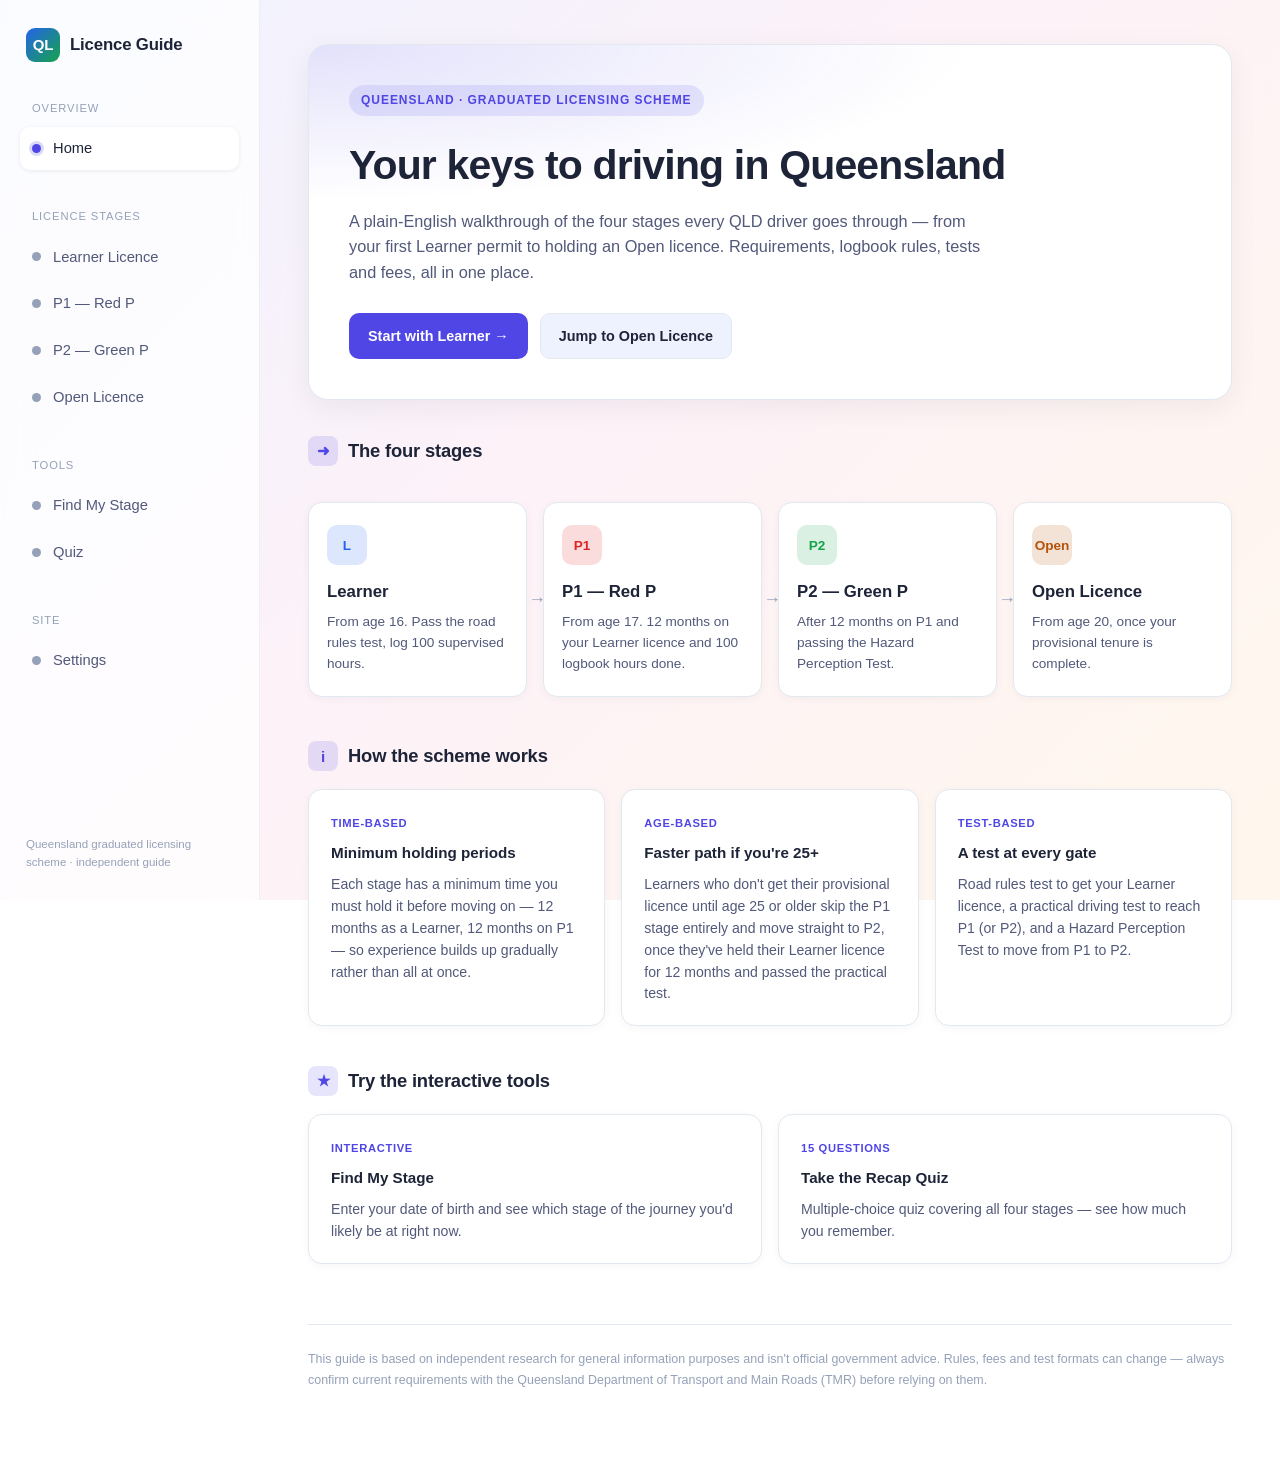
<file: index.html>
<!DOCTYPE html>
<html lang="en">
<head>
<meta charset="UTF-8" />
<meta name="viewport" content="width=device-width, initial-scale=1.0" />
<script>try{document.documentElement.setAttribute('data-theme', localStorage.getItem('theme')||'light');}catch(e){}</script>
<title>QLD Driver Licence Guide</title>
<link rel="stylesheet" href="assets/css/style.css" />
</head>
<body>

<div class="mobile-topbar">
  <div class="brand"><span class="brand-mark">QL</span> Licence Guide</div>
  <button class="nav-toggle" aria-label="Open menu">☰</button>
</div>
<div class="scrim"></div>

<nav class="sidebar">
  <div class="brand"><span class="brand-mark">QL</span> Licence Guide</div>
  <div class="nav-group">
    <div class="nav-label">Overview</div>
    <a class="nav-link active" href="index.html"><span class="nav-dot"></span>Home</a>
  </div>
  <div class="nav-group">
    <div class="nav-label">Licence Stages</div>
    <a class="nav-link" data-color="learner" href="learner.html"><span class="nav-dot"></span>Learner Licence</a>
    <a class="nav-link" data-color="p1" href="p1.html"><span class="nav-dot"></span>P1 &mdash; Red P</a>
    <a class="nav-link" data-color="p2" href="p2.html"><span class="nav-dot"></span>P2 &mdash; Green P</a>
    <a class="nav-link" data-color="open" href="open.html"><span class="nav-dot"></span>Open Licence</a>
  </div>
  <div class="nav-group">
    <div class="nav-label">Tools</div>
    <a class="nav-link" data-color="tool" href="age-checker.html"><span class="nav-dot"></span>Find My Stage</a>
    <a class="nav-link" data-color="tool" href="quiz.html"><span class="nav-dot"></span>Quiz</a>
  </div>
  <div class="nav-group">
    <div class="nav-label">Site</div>
    <a class="nav-link" data-color="tool" href="settings.html"><span class="nav-dot"></span>Settings</a>
  </div>
  <div class="sidebar-footer">Queensland graduated licensing scheme &middot; independent guide</div>
</nav>

<main class="main" id="page-main">

  <section class="hero">
    <span class="hero-eyebrow">Queensland &middot; Graduated Licensing Scheme</span>
    <h1>Your keys to driving in Queensland</h1>
    <p class="lead">A plain-English walkthrough of the four stages every QLD driver goes through — from your first Learner permit to holding an Open licence. Requirements, logbook rules, tests and fees, all in one place.</p>
    <div class="hero-actions">
      <a class="btn btn-primary" href="learner.html">Start with Learner &rarr;</a>
      <a class="btn btn-ghost" href="open.html">Jump to Open Licence</a>
    </div>
  </section>

  <section class="section">
    <h2 class="section-title"><span class="icon">➜</span>The four stages</h2>
    <div class="journey">
      <a class="journey-step" style="--step-color: var(--accent-learner)" href="learner.html">
        <div class="badge">L</div>
        <h3>Learner</h3>
        <p>From age 16. Pass the road rules test, log 100 supervised hours.</p>
        <span class="arrow">&rarr;</span>
      </a>
      <a class="journey-step" style="--step-color: var(--accent-p1)" href="p1.html">
        <div class="badge">P1</div>
        <h3>P1 &mdash; Red P</h3>
        <p>From age 17. 12 months on your Learner licence and 100 logbook hours done.</p>
        <span class="arrow">&rarr;</span>
      </a>
      <a class="journey-step" style="--step-color: var(--accent-p2)" href="p2.html">
        <div class="badge">P2</div>
        <h3>P2 &mdash; Green P</h3>
        <p>After 12 months on P1 and passing the Hazard Perception Test.</p>
        <span class="arrow">&rarr;</span>
      </a>
      <a class="journey-step" style="--step-color: var(--accent-open)" href="open.html">
        <div class="badge">Open</div>
        <h3>Open Licence</h3>
        <p>From age 20, once your provisional tenure is complete.</p>
      </a>
    </div>
  </section>

  <section class="section">
    <h2 class="section-title"><span class="icon">i</span>How the scheme works</h2>
    <div class="card-grid">
      <div class="card">
        <span class="tag">Time-based</span>
        <h4>Minimum holding periods</h4>
        <p>Each stage has a minimum time you must hold it before moving on — 12 months as a Learner, 12 months on P1 — so experience builds up gradually rather than all at once.</p>
      </div>
      <div class="card">
        <span class="tag">Age-based</span>
        <h4>Faster path if you're 25+</h4>
        <p>Learners who don't get their provisional licence until age 25 or older skip the P1 stage entirely and move straight to P2, once they've held their Learner licence for 12 months and passed the practical test.</p>
      </div>
      <div class="card">
        <span class="tag">Test-based</span>
        <h4>A test at every gate</h4>
        <p>Road rules test to get your Learner licence, a practical driving test to reach P1 (or P2), and a Hazard Perception Test to move from P1 to P2.</p>
      </div>
    </div>
  </section>

  <section class="section">
    <h2 class="section-title"><span class="icon">★</span>Try the interactive tools</h2>
    <div class="two-col">
      <a class="card" href="age-checker.html" style="display:block;">
        <span class="tag">Interactive</span>
        <h4>Find My Stage</h4>
        <p>Enter your date of birth and see which stage of the journey you'd likely be at right now.</p>
      </a>
      <a class="card" href="quiz.html" style="display:block;">
        <span class="tag">15 Questions</span>
        <h4>Take the Recap Quiz</h4>
        <p>Multiple-choice quiz covering all four stages — see how much you remember.</p>
      </a>
    </div>
  </section>

  <footer class="site-footer">
    This guide is based on independent research for general information purposes and isn't official government advice. Rules, fees and test formats can change — always confirm current requirements with the Queensland Department of Transport and Main Roads (TMR) before relying on them.
  </footer>

</main>

<script src="assets/js/main.js"></script>
<script src="assets/js/editor.js"></script>
</body>
</html>
</file>
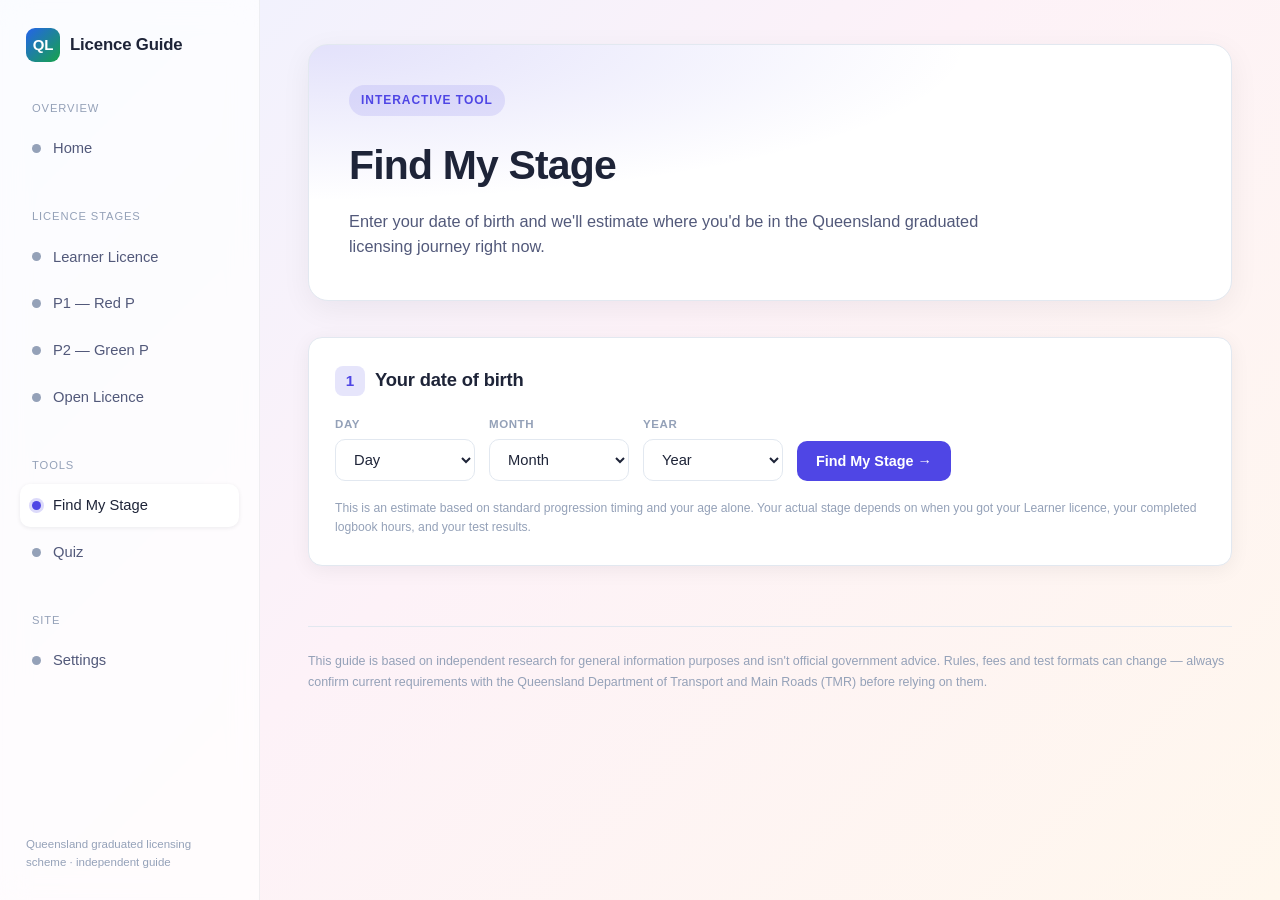
<file: age-checker.html>
<!DOCTYPE html>
<html lang="en">
<head>
<meta charset="UTF-8" />
<meta name="viewport" content="width=device-width, initial-scale=1.0" />
<script>try{document.documentElement.setAttribute('data-theme', localStorage.getItem('theme')||'light');}catch(e){}</script>
<title>Find My Stage &mdash; QLD Driver Licence Guide</title>
<link rel="stylesheet" href="assets/css/style.css" />
</head>
<body class="page-tool" style="--accent: var(--accent-home);">

<div class="mobile-topbar">
  <div class="brand"><span class="brand-mark">QL</span> Licence Guide</div>
  <button class="nav-toggle" aria-label="Open menu">☰</button>
</div>
<div class="scrim"></div>

<nav class="sidebar">
  <div class="brand"><span class="brand-mark">QL</span> Licence Guide</div>
  <div class="nav-group">
    <div class="nav-label">Overview</div>
    <a class="nav-link" href="index.html"><span class="nav-dot"></span>Home</a>
  </div>
  <div class="nav-group">
    <div class="nav-label">Licence Stages</div>
    <a class="nav-link" data-color="learner" href="learner.html"><span class="nav-dot"></span>Learner Licence</a>
    <a class="nav-link" data-color="p1" href="p1.html"><span class="nav-dot"></span>P1 &mdash; Red P</a>
    <a class="nav-link" data-color="p2" href="p2.html"><span class="nav-dot"></span>P2 &mdash; Green P</a>
    <a class="nav-link" data-color="open" href="open.html"><span class="nav-dot"></span>Open Licence</a>
  </div>
  <div class="nav-group">
    <div class="nav-label">Tools</div>
    <a class="nav-link active" data-color="tool" href="age-checker.html"><span class="nav-dot"></span>Find My Stage</a>
    <a class="nav-link" data-color="tool" href="quiz.html"><span class="nav-dot"></span>Quiz</a>
  </div>
  <div class="nav-group">
    <div class="nav-label">Site</div>
    <a class="nav-link" data-color="tool" href="settings.html"><span class="nav-dot"></span>Settings</a>
  </div>
  <div class="sidebar-footer">Queensland graduated licensing scheme &middot; independent guide</div>
</nav>

<main class="main" id="page-main">

  <section class="hero">
    <span class="hero-eyebrow">Interactive Tool</span>
    <h1>Find My Stage</h1>
    <p class="lead">Enter your date of birth and we'll estimate where you'd be in the Queensland graduated licensing journey right now.</p>
  </section>

  <section class="section">
    <div class="checker-box">
      <h2 class="section-title" style="margin-bottom: 20px;"><span class="icon">1</span>Your date of birth</h2>
      <form id="checker-form">
        <div class="field-row">
          <div class="field">
            <label for="birth-day">Day</label>
            <select id="birth-day" class="input" required>
              <option value="">Day</option>
            </select>
          </div>
          <div class="field">
            <label for="birth-month">Month</label>
            <select id="birth-month" class="input" required>
              <option value="">Month</option>
            </select>
          </div>
          <div class="field">
            <label for="birth-year">Year</label>
            <select id="birth-year" class="input" required>
              <option value="">Year</option>
            </select>
          </div>
          <button type="submit" class="btn btn-primary">Find My Stage &rarr;</button>
        </div>
        <div id="checker-error" class="error-text"></div>
      </form>

      <div id="result-panel" class="result-panel">
        <div id="result-badge" class="result-badge"></div>
        <h3 id="result-title"></h3>
        <p id="result-subtitle" class="body-text" style="margin-bottom: 4px; font-weight: 600;"></p>
        <div id="result-age" class="result-age"></div>
        <p id="result-body" class="body-text"></p>
        <div class="result-actions">
          <a id="result-link" class="btn btn-primary" href="#"></a>
          <a class="btn btn-ghost" href="quiz.html">Take the recap quiz &rarr;</a>
        </div>
      </div>

      <div class="disclaimer-note">
        This is an estimate based on standard progression timing and your age alone. Your actual stage depends on when you got your Learner licence, your completed logbook hours, and your test results.
      </div>
    </div>
  </section>

  <footer class="site-footer">
    This guide is based on independent research for general information purposes and isn't official government advice. Rules, fees and test formats can change — always confirm current requirements with the Queensland Department of Transport and Main Roads (TMR) before relying on them.
  </footer>

</main>

<script src="assets/js/main.js"></script>
<script src="assets/js/age-checker.js"></script>
<script src="assets/js/editor.js"></script>
</body>
</html>
</file>
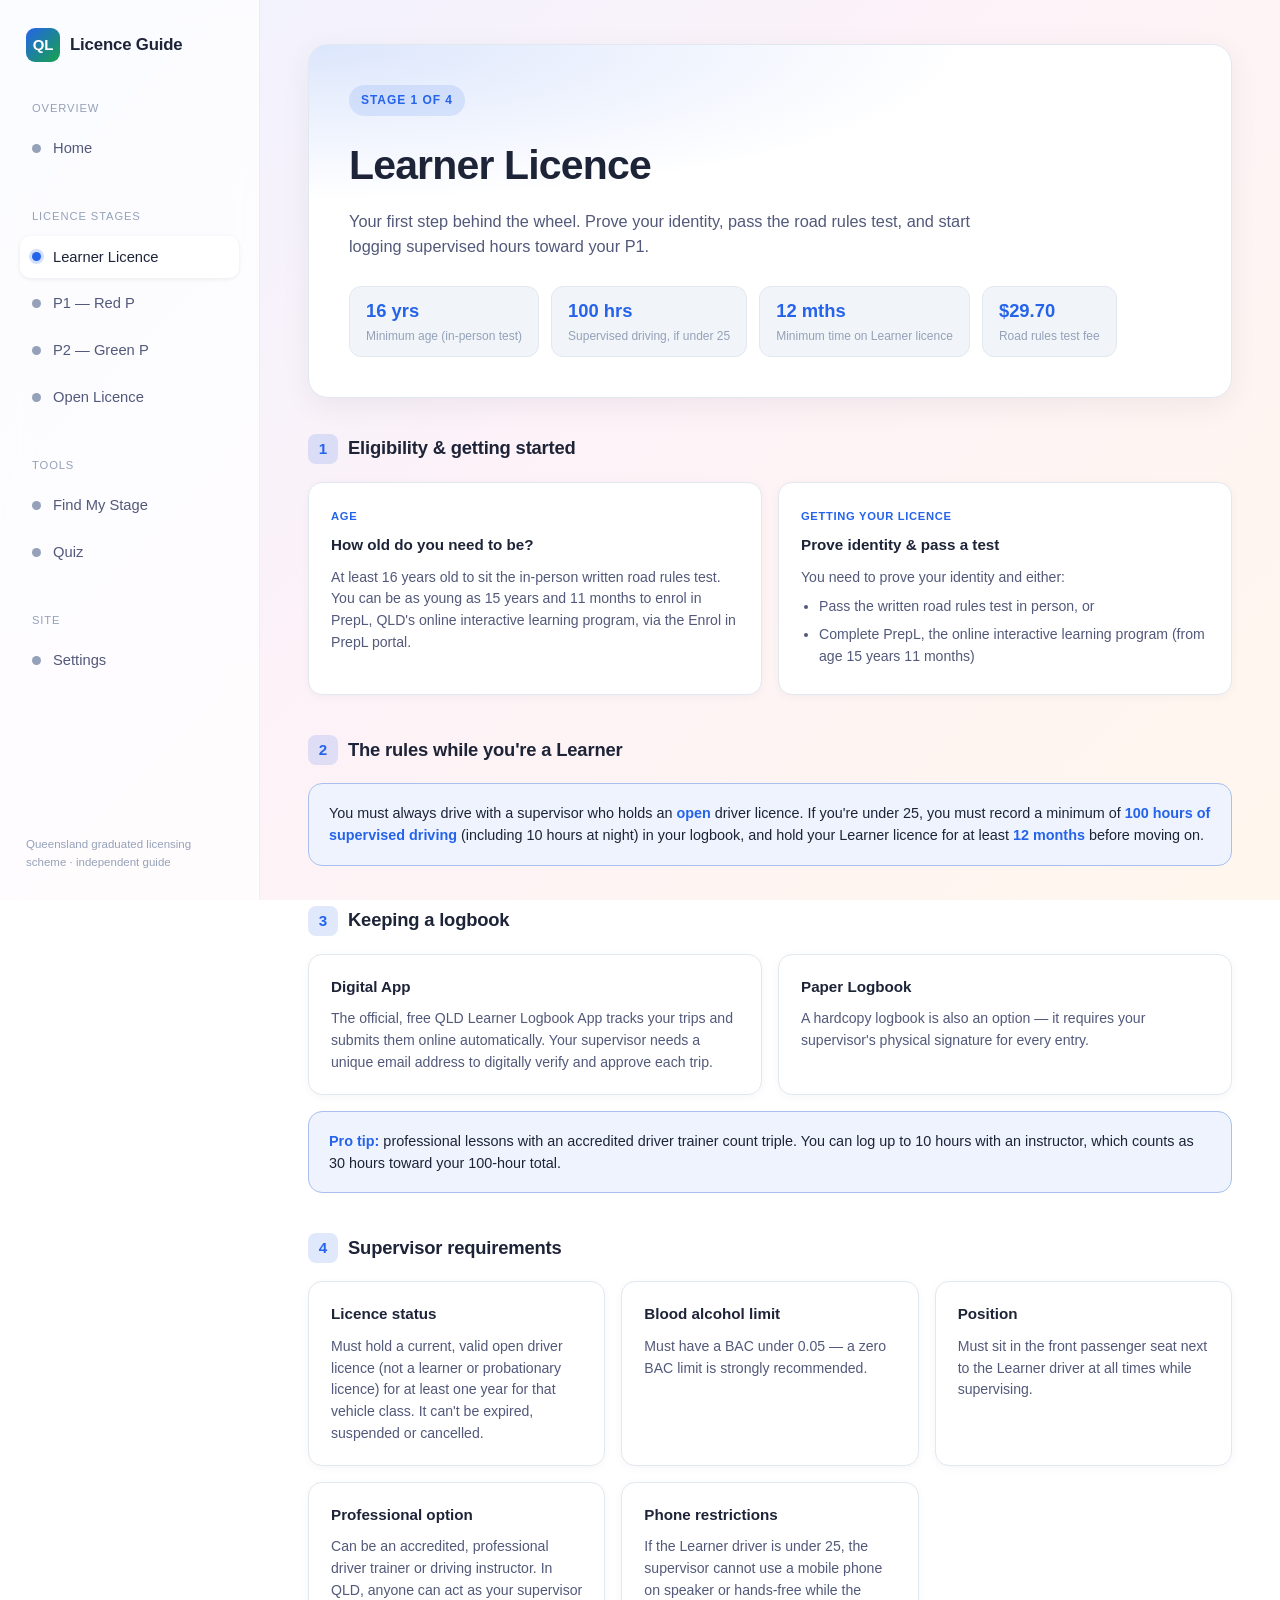
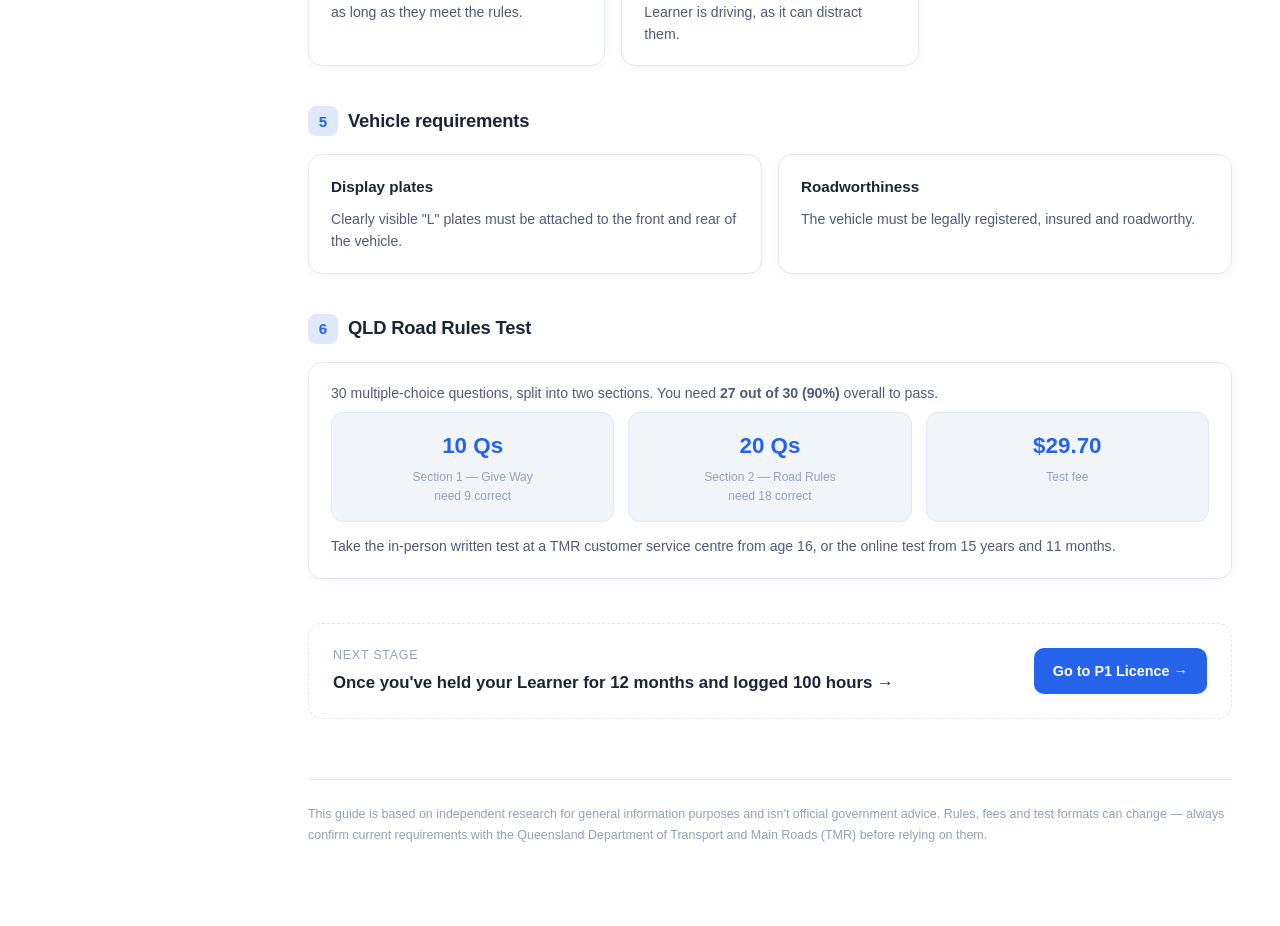
<file: learner.html>
<!DOCTYPE html>
<html lang="en">
<head>
<meta charset="UTF-8" />
<meta name="viewport" content="width=device-width, initial-scale=1.0" />
<script>try{document.documentElement.setAttribute('data-theme', localStorage.getItem('theme')||'light');}catch(e){}</script>
<title>Learner Licence &mdash; QLD Driver Licence Guide</title>
<link rel="stylesheet" href="assets/css/style.css" />
</head>
<body class="page-learner" style="--accent: var(--accent-learner);">

<div class="mobile-topbar">
  <div class="brand"><span class="brand-mark">QL</span> Licence Guide</div>
  <button class="nav-toggle" aria-label="Open menu">☰</button>
</div>
<div class="scrim"></div>

<nav class="sidebar">
  <div class="brand"><span class="brand-mark">QL</span> Licence Guide</div>
  <div class="nav-group">
    <div class="nav-label">Overview</div>
    <a class="nav-link" href="index.html"><span class="nav-dot"></span>Home</a>
  </div>
  <div class="nav-group">
    <div class="nav-label">Licence Stages</div>
    <a class="nav-link active" data-color="learner" href="learner.html"><span class="nav-dot"></span>Learner Licence</a>
    <a class="nav-link" data-color="p1" href="p1.html"><span class="nav-dot"></span>P1 &mdash; Red P</a>
    <a class="nav-link" data-color="p2" href="p2.html"><span class="nav-dot"></span>P2 &mdash; Green P</a>
    <a class="nav-link" data-color="open" href="open.html"><span class="nav-dot"></span>Open Licence</a>
  </div>
  <div class="nav-group">
    <div class="nav-label">Tools</div>
    <a class="nav-link" data-color="tool" href="age-checker.html"><span class="nav-dot"></span>Find My Stage</a>
    <a class="nav-link" data-color="tool" href="quiz.html"><span class="nav-dot"></span>Quiz</a>
  </div>
  <div class="nav-group">
    <div class="nav-label">Site</div>
    <a class="nav-link" data-color="tool" href="settings.html"><span class="nav-dot"></span>Settings</a>
  </div>
  <div class="sidebar-footer">Queensland graduated licensing scheme &middot; independent guide</div>
</nav>

<main class="main" id="page-main">

  <section class="hero">
    <span class="hero-eyebrow">Stage 1 of 4</span>
    <h1>Learner Licence</h1>
    <p class="lead">Your first step behind the wheel. Prove your identity, pass the road rules test, and start logging supervised hours toward your P1.</p>
    <div class="stat-row">
      <div class="stat-pill"><div class="num">16 yrs</div><div class="label">Minimum age (in-person test)</div></div>
      <div class="stat-pill"><div class="num">100 hrs</div><div class="label">Supervised driving, if under 25</div></div>
      <div class="stat-pill"><div class="num">12 mths</div><div class="label">Minimum time on Learner licence</div></div>
      <div class="stat-pill"><div class="num">$29.70</div><div class="label">Road rules test fee</div></div>
    </div>
  </section>

  <section class="section">
    <h2 class="section-title"><span class="icon">1</span>Eligibility &amp; getting started</h2>
    <div class="card-grid">
      <div class="card">
        <span class="tag">Age</span>
        <h4>How old do you need to be?</h4>
        <p>At least 16 years old to sit the in-person written road rules test. You can be as young as 15 years and 11 months to enrol in PrepL, QLD's online interactive learning program, via the Enrol in PrepL portal.</p>
      </div>
      <div class="card">
        <span class="tag">Getting your licence</span>
        <h4>Prove identity &amp; pass a test</h4>
        <p>You need to prove your identity and either:</p>
        <ul>
          <li>Pass the written road rules test in person, or</li>
          <li>Complete PrepL, the online interactive learning program (from age 15 years 11 months)</li>
        </ul>
      </div>
    </div>
  </section>

  <section class="section">
    <h2 class="section-title"><span class="icon">2</span>The rules while you're a Learner</h2>
    <div class="callout">
      You must always drive with a supervisor who holds an <strong>open</strong> driver licence. If you're under 25, you must record a minimum of <strong>100 hours of supervised driving</strong> (including 10 hours at night) in your logbook, and hold your Learner licence for at least <strong>12 months</strong> before moving on.
    </div>
  </section>

  <section class="section">
    <h2 class="section-title"><span class="icon">3</span>Keeping a logbook</h2>
    <div class="two-col">
      <div class="card">
        <h4>Digital App</h4>
        <p>The official, free QLD Learner Logbook App tracks your trips and submits them online automatically. Your supervisor needs a unique email address to digitally verify and approve each trip.</p>
      </div>
      <div class="card">
        <h4>Paper Logbook</h4>
        <p>A hardcopy logbook is also an option — it requires your supervisor's physical signature for every entry.</p>
      </div>
    </div>
    <div class="callout" style="margin-top:16px;">
      <strong>Pro tip:</strong> professional lessons with an accredited driver trainer count triple. You can log up to 10 hours with an instructor, which counts as 30 hours toward your 100-hour total.
    </div>
  </section>

  <section class="section">
    <h2 class="section-title"><span class="icon">4</span>Supervisor requirements</h2>
    <div class="card-grid">
      <div class="card">
        <h4>Licence status</h4>
        <p>Must hold a current, valid open driver licence (not a learner or probationary licence) for at least one year for that vehicle class. It can't be expired, suspended or cancelled.</p>
      </div>
      <div class="card">
        <h4>Blood alcohol limit</h4>
        <p>Must have a BAC under 0.05 — a zero BAC limit is strongly recommended.</p>
      </div>
      <div class="card">
        <h4>Position</h4>
        <p>Must sit in the front passenger seat next to the Learner driver at all times while supervising.</p>
      </div>
      <div class="card">
        <h4>Professional option</h4>
        <p>Can be an accredited, professional driver trainer or driving instructor. In QLD, anyone can act as your supervisor as long as they meet the rules.</p>
      </div>
      <div class="card">
        <h4>Phone restrictions</h4>
        <p>If the Learner driver is under 25, the supervisor cannot use a mobile phone on speaker or hands-free while the Learner is driving, as it can distract them.</p>
      </div>
    </div>
  </section>

  <section class="section">
    <h2 class="section-title"><span class="icon">5</span>Vehicle requirements</h2>
    <div class="two-col">
      <div class="card">
        <h4>Display plates</h4>
        <p>Clearly visible "L" plates must be attached to the front and rear of the vehicle.</p>
      </div>
      <div class="card">
        <h4>Roadworthiness</h4>
        <p>The vehicle must be legally registered, insured and roadworthy.</p>
      </div>
    </div>
  </section>

  <section class="section">
    <h2 class="section-title"><span class="icon">6</span>QLD Road Rules Test</h2>
    <div class="card">
      <p>30 multiple-choice questions, split into two sections. You need <strong>27 out of 30 (90%)</strong> overall to pass.</p>
      <div class="test-breakdown">
        <div class="test-stat">
          <div class="big">10 Qs</div>
          <div class="small">Section 1 &mdash; Give Way<br/>need 9 correct</div>
        </div>
        <div class="test-stat">
          <div class="big">20 Qs</div>
          <div class="small">Section 2 &mdash; Road Rules<br/>need 18 correct</div>
        </div>
        <div class="test-stat">
          <div class="big">$29.70</div>
          <div class="small">Test fee</div>
        </div>
      </div>
      <p style="margin-top:14px;">Take the in-person written test at a TMR customer service centre from age 16, or the online test from 15 years and 11 months.</p>
    </div>
  </section>

  <div class="next-step">
    <div>
      <div class="label">Next stage</div>
      <div class="title">Once you've held your Learner for 12 months and logged 100 hours &rarr;</div>
    </div>
    <a class="btn btn-primary" href="p1.html">Go to P1 Licence &rarr;</a>
  </div>

  <footer class="site-footer">
    This guide is based on independent research for general information purposes and isn't official government advice. Rules, fees and test formats can change — always confirm current requirements with the Queensland Department of Transport and Main Roads (TMR) before relying on them.
  </footer>

</main>

<script src="assets/js/main.js"></script>
<script src="assets/js/editor.js"></script>
</body>
</html>
</file>
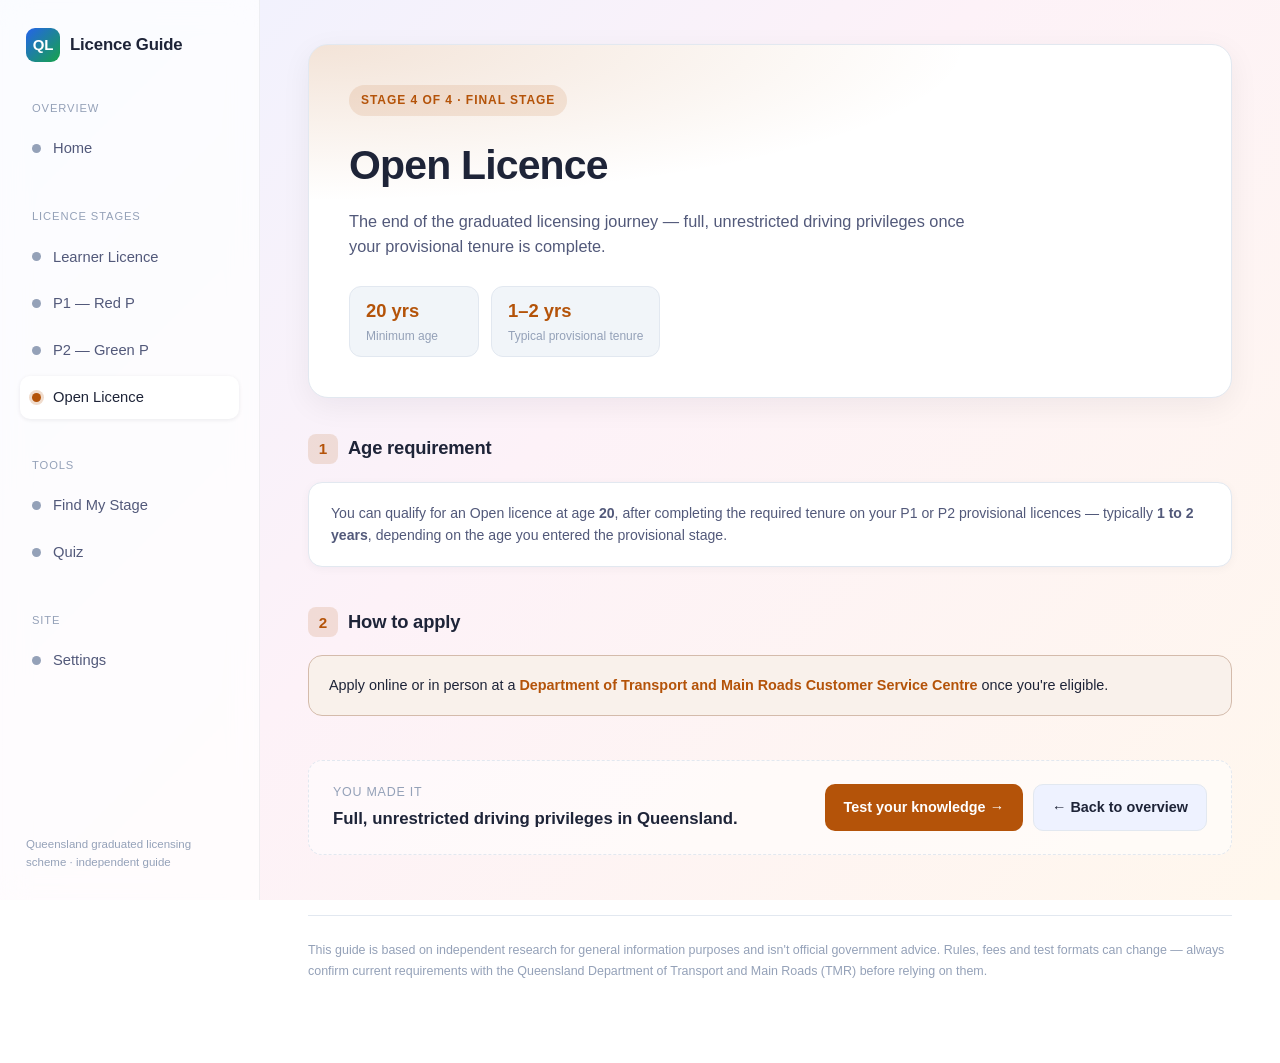
<file: open.html>
<!DOCTYPE html>
<html lang="en">
<head>
<meta charset="UTF-8" />
<meta name="viewport" content="width=device-width, initial-scale=1.0" />
<script>try{document.documentElement.setAttribute('data-theme', localStorage.getItem('theme')||'light');}catch(e){}</script>
<title>Open Licence &mdash; QLD Driver Licence Guide</title>
<link rel="stylesheet" href="assets/css/style.css" />
</head>
<body class="page-open" style="--accent: var(--accent-open);">

<div class="mobile-topbar">
  <div class="brand"><span class="brand-mark">QL</span> Licence Guide</div>
  <button class="nav-toggle" aria-label="Open menu">☰</button>
</div>
<div class="scrim"></div>

<nav class="sidebar">
  <div class="brand"><span class="brand-mark">QL</span> Licence Guide</div>
  <div class="nav-group">
    <div class="nav-label">Overview</div>
    <a class="nav-link" href="index.html"><span class="nav-dot"></span>Home</a>
  </div>
  <div class="nav-group">
    <div class="nav-label">Licence Stages</div>
    <a class="nav-link" data-color="learner" href="learner.html"><span class="nav-dot"></span>Learner Licence</a>
    <a class="nav-link" data-color="p1" href="p1.html"><span class="nav-dot"></span>P1 &mdash; Red P</a>
    <a class="nav-link" data-color="p2" href="p2.html"><span class="nav-dot"></span>P2 &mdash; Green P</a>
    <a class="nav-link active" data-color="open" href="open.html"><span class="nav-dot"></span>Open Licence</a>
  </div>
  <div class="nav-group">
    <div class="nav-label">Tools</div>
    <a class="nav-link" data-color="tool" href="age-checker.html"><span class="nav-dot"></span>Find My Stage</a>
    <a class="nav-link" data-color="tool" href="quiz.html"><span class="nav-dot"></span>Quiz</a>
  </div>
  <div class="nav-group">
    <div class="nav-label">Site</div>
    <a class="nav-link" data-color="tool" href="settings.html"><span class="nav-dot"></span>Settings</a>
  </div>
  <div class="sidebar-footer">Queensland graduated licensing scheme &middot; independent guide</div>
</nav>

<main class="main" id="page-main">

  <section class="hero">
    <span class="hero-eyebrow">Stage 4 of 4 &middot; Final stage</span>
    <h1>Open Licence</h1>
    <p class="lead">The end of the graduated licensing journey &mdash; full, unrestricted driving privileges once your provisional tenure is complete.</p>
    <div class="stat-row">
      <div class="stat-pill"><div class="num">20 yrs</div><div class="label">Minimum age</div></div>
      <div class="stat-pill"><div class="num">1&ndash;2 yrs</div><div class="label">Typical provisional tenure</div></div>
    </div>
  </section>

  <section class="section">
    <h2 class="section-title"><span class="icon">1</span>Age requirement</h2>
    <div class="card">
      <p>You can qualify for an Open licence at age <strong>20</strong>, after completing the required tenure on your P1 or P2 provisional licences &mdash; typically <strong>1 to 2 years</strong>, depending on the age you entered the provisional stage.</p>
    </div>
  </section>

  <section class="section">
    <h2 class="section-title"><span class="icon">2</span>How to apply</h2>
    <div class="callout">
      Apply online or in person at a <strong>Department of Transport and Main Roads Customer Service Centre</strong> once you're eligible.
    </div>
  </section>

  <div class="next-step">
    <div>
      <div class="label">You made it</div>
      <div class="title">Full, unrestricted driving privileges in Queensland.</div>
    </div>
    <div class="actions">
      <a class="btn btn-primary" href="quiz.html">Test your knowledge &rarr;</a>
      <a class="btn btn-ghost" href="index.html">&larr; Back to overview</a>
    </div>
  </div>

  <footer class="site-footer">
    This guide is based on independent research for general information purposes and isn't official government advice. Rules, fees and test formats can change — always confirm current requirements with the Queensland Department of Transport and Main Roads (TMR) before relying on them.
  </footer>

</main>

<script src="assets/js/main.js"></script>
<script src="assets/js/editor.js"></script>
</body>
</html>
</file>
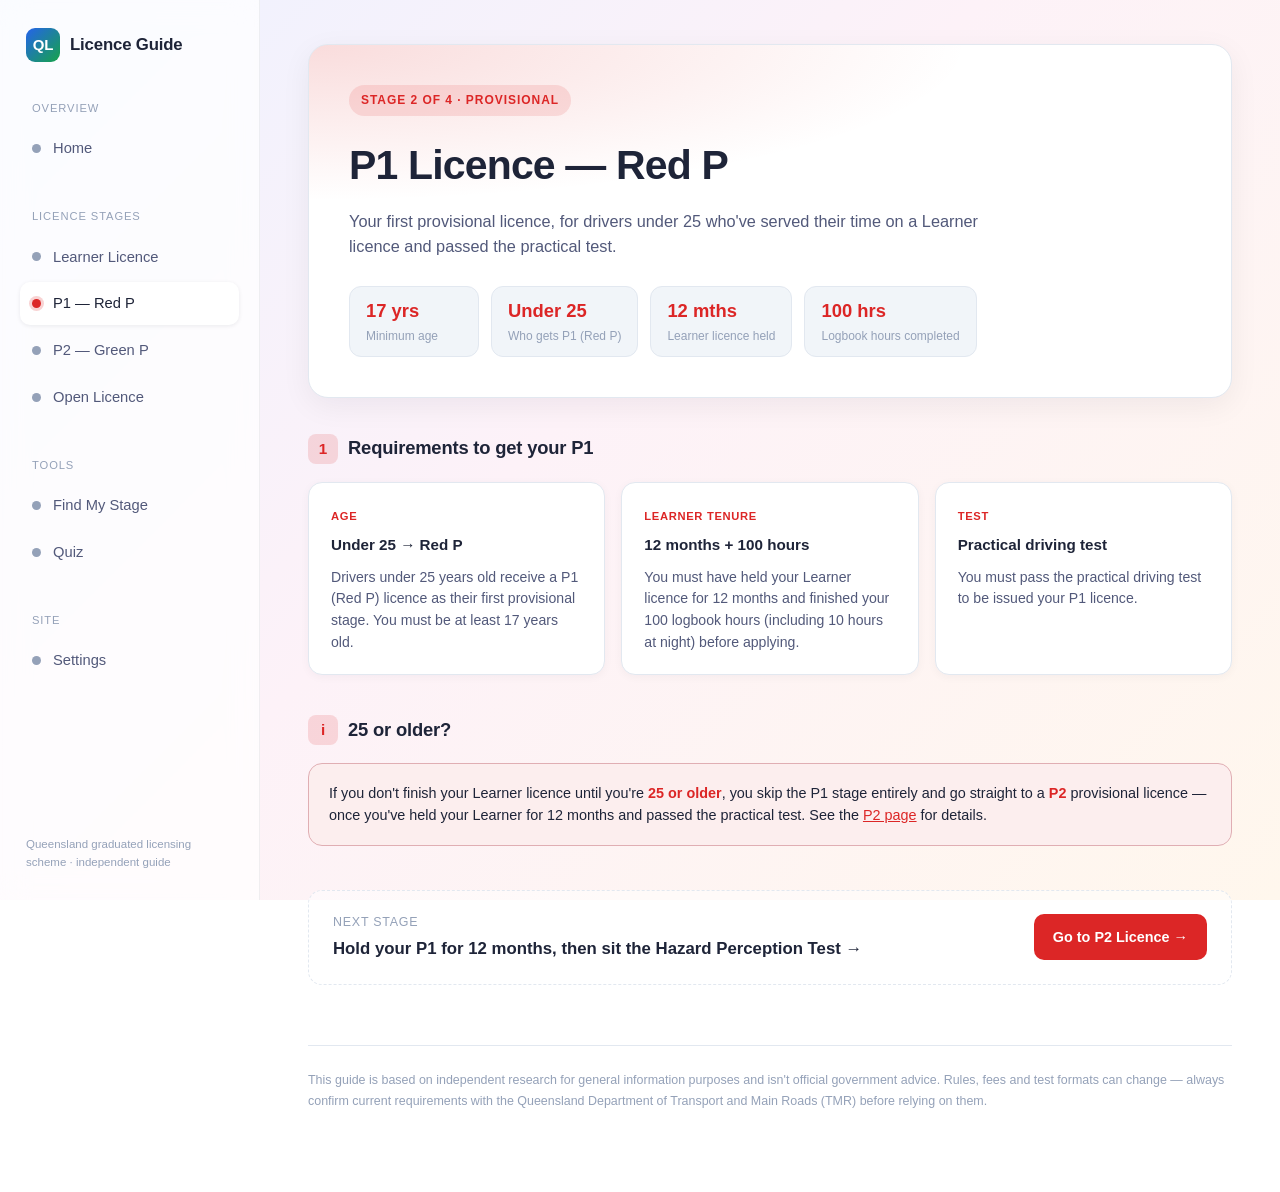
<file: p1.html>
<!DOCTYPE html>
<html lang="en">
<head>
<meta charset="UTF-8" />
<meta name="viewport" content="width=device-width, initial-scale=1.0" />
<script>try{document.documentElement.setAttribute('data-theme', localStorage.getItem('theme')||'light');}catch(e){}</script>
<title>P1 Licence &mdash; QLD Driver Licence Guide</title>
<link rel="stylesheet" href="assets/css/style.css" />
</head>
<body class="page-p1" style="--accent: var(--accent-p1);">

<div class="mobile-topbar">
  <div class="brand"><span class="brand-mark">QL</span> Licence Guide</div>
  <button class="nav-toggle" aria-label="Open menu">☰</button>
</div>
<div class="scrim"></div>

<nav class="sidebar">
  <div class="brand"><span class="brand-mark">QL</span> Licence Guide</div>
  <div class="nav-group">
    <div class="nav-label">Overview</div>
    <a class="nav-link" href="index.html"><span class="nav-dot"></span>Home</a>
  </div>
  <div class="nav-group">
    <div class="nav-label">Licence Stages</div>
    <a class="nav-link" data-color="learner" href="learner.html"><span class="nav-dot"></span>Learner Licence</a>
    <a class="nav-link active" data-color="p1" href="p1.html"><span class="nav-dot"></span>P1 &mdash; Red P</a>
    <a class="nav-link" data-color="p2" href="p2.html"><span class="nav-dot"></span>P2 &mdash; Green P</a>
    <a class="nav-link" data-color="open" href="open.html"><span class="nav-dot"></span>Open Licence</a>
  </div>
  <div class="nav-group">
    <div class="nav-label">Tools</div>
    <a class="nav-link" data-color="tool" href="age-checker.html"><span class="nav-dot"></span>Find My Stage</a>
    <a class="nav-link" data-color="tool" href="quiz.html"><span class="nav-dot"></span>Quiz</a>
  </div>
  <div class="nav-group">
    <div class="nav-label">Site</div>
    <a class="nav-link" data-color="tool" href="settings.html"><span class="nav-dot"></span>Settings</a>
  </div>
  <div class="sidebar-footer">Queensland graduated licensing scheme &middot; independent guide</div>
</nav>

<main class="main" id="page-main">

  <section class="hero">
    <span class="hero-eyebrow">Stage 2 of 4 &middot; Provisional</span>
    <h1>P1 Licence &mdash; Red P</h1>
    <p class="lead">Your first provisional licence, for drivers under 25 who've served their time on a Learner licence and passed the practical test.</p>
    <div class="stat-row">
      <div class="stat-pill"><div class="num">17 yrs</div><div class="label">Minimum age</div></div>
      <div class="stat-pill"><div class="num">Under 25</div><div class="label">Who gets P1 (Red P)</div></div>
      <div class="stat-pill"><div class="num">12 mths</div><div class="label">Learner licence held</div></div>
      <div class="stat-pill"><div class="num">100 hrs</div><div class="label">Logbook hours completed</div></div>
    </div>
  </section>

  <section class="section">
    <h2 class="section-title"><span class="icon">1</span>Requirements to get your P1</h2>
    <div class="card-grid">
      <div class="card">
        <span class="tag">Age</span>
        <h4>Under 25 &rarr; Red P</h4>
        <p>Drivers under 25 years old receive a P1 (Red P) licence as their first provisional stage. You must be at least 17 years old.</p>
      </div>
      <div class="card">
        <span class="tag">Learner tenure</span>
        <h4>12 months + 100 hours</h4>
        <p>You must have held your Learner licence for 12 months and finished your 100 logbook hours (including 10 hours at night) before applying.</p>
      </div>
      <div class="card">
        <span class="tag">Test</span>
        <h4>Practical driving test</h4>
        <p>You must pass the practical driving test to be issued your P1 licence.</p>
      </div>
    </div>
  </section>

  <section class="section">
    <h2 class="section-title"><span class="icon">i</span>25 or older?</h2>
    <div class="callout">
      If you don't finish your Learner licence until you're <strong>25 or older</strong>, you skip the P1 stage entirely and go straight to a <strong>P2</strong> provisional licence — once you've held your Learner for 12 months and passed the practical test. See the <a href="p2.html" style="text-decoration: underline; color: var(--accent);">P2 page</a> for details.
    </div>
  </section>

  <div class="next-step">
    <div>
      <div class="label">Next stage</div>
      <div class="title">Hold your P1 for 12 months, then sit the Hazard Perception Test &rarr;</div>
    </div>
    <a class="btn btn-primary" href="p2.html">Go to P2 Licence &rarr;</a>
  </div>

  <footer class="site-footer">
    This guide is based on independent research for general information purposes and isn't official government advice. Rules, fees and test formats can change — always confirm current requirements with the Queensland Department of Transport and Main Roads (TMR) before relying on them.
  </footer>

</main>

<script src="assets/js/main.js"></script>
<script src="assets/js/editor.js"></script>
</body>
</html>
</file>
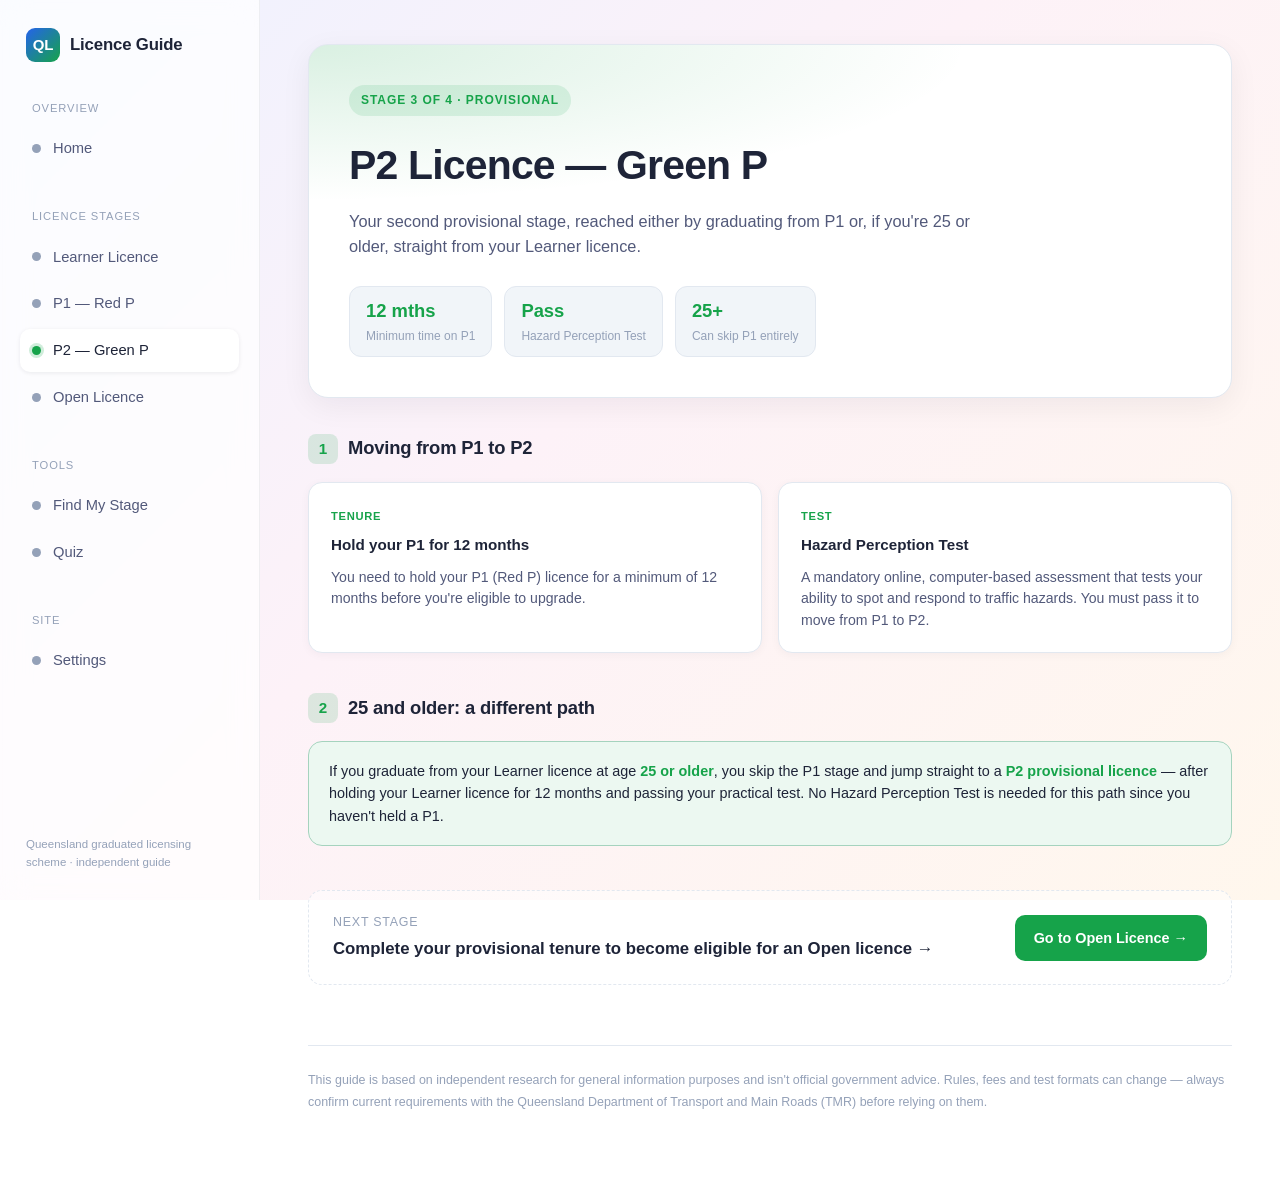
<file: p2.html>
<!DOCTYPE html>
<html lang="en">
<head>
<meta charset="UTF-8" />
<meta name="viewport" content="width=device-width, initial-scale=1.0" />
<script>try{document.documentElement.setAttribute('data-theme', localStorage.getItem('theme')||'light');}catch(e){}</script>
<title>P2 Licence &mdash; QLD Driver Licence Guide</title>
<link rel="stylesheet" href="assets/css/style.css" />
</head>
<body class="page-p2" style="--accent: var(--accent-p2);">

<div class="mobile-topbar">
  <div class="brand"><span class="brand-mark">QL</span> Licence Guide</div>
  <button class="nav-toggle" aria-label="Open menu">☰</button>
</div>
<div class="scrim"></div>

<nav class="sidebar">
  <div class="brand"><span class="brand-mark">QL</span> Licence Guide</div>
  <div class="nav-group">
    <div class="nav-label">Overview</div>
    <a class="nav-link" href="index.html"><span class="nav-dot"></span>Home</a>
  </div>
  <div class="nav-group">
    <div class="nav-label">Licence Stages</div>
    <a class="nav-link" data-color="learner" href="learner.html"><span class="nav-dot"></span>Learner Licence</a>
    <a class="nav-link" data-color="p1" href="p1.html"><span class="nav-dot"></span>P1 &mdash; Red P</a>
    <a class="nav-link active" data-color="p2" href="p2.html"><span class="nav-dot"></span>P2 &mdash; Green P</a>
    <a class="nav-link" data-color="open" href="open.html"><span class="nav-dot"></span>Open Licence</a>
  </div>
  <div class="nav-group">
    <div class="nav-label">Tools</div>
    <a class="nav-link" data-color="tool" href="age-checker.html"><span class="nav-dot"></span>Find My Stage</a>
    <a class="nav-link" data-color="tool" href="quiz.html"><span class="nav-dot"></span>Quiz</a>
  </div>
  <div class="nav-group">
    <div class="nav-label">Site</div>
    <a class="nav-link" data-color="tool" href="settings.html"><span class="nav-dot"></span>Settings</a>
  </div>
  <div class="sidebar-footer">Queensland graduated licensing scheme &middot; independent guide</div>
</nav>

<main class="main" id="page-main">

  <section class="hero">
    <span class="hero-eyebrow">Stage 3 of 4 &middot; Provisional</span>
    <h1>P2 Licence &mdash; Green P</h1>
    <p class="lead">Your second provisional stage, reached either by graduating from P1 or, if you're 25 or older, straight from your Learner licence.</p>
    <div class="stat-row">
      <div class="stat-pill"><div class="num">12 mths</div><div class="label">Minimum time on P1</div></div>
      <div class="stat-pill"><div class="num">Pass</div><div class="label">Hazard Perception Test</div></div>
      <div class="stat-pill"><div class="num">25+</div><div class="label">Can skip P1 entirely</div></div>
    </div>
  </section>

  <section class="section">
    <h2 class="section-title"><span class="icon">1</span>Moving from P1 to P2</h2>
    <div class="card-grid">
      <div class="card">
        <span class="tag">Tenure</span>
        <h4>Hold your P1 for 12 months</h4>
        <p>You need to hold your P1 (Red P) licence for a minimum of 12 months before you're eligible to upgrade.</p>
      </div>
      <div class="card">
        <span class="tag">Test</span>
        <h4>Hazard Perception Test</h4>
        <p>A mandatory online, computer-based assessment that tests your ability to spot and respond to traffic hazards. You must pass it to move from P1 to P2.</p>
      </div>
    </div>
  </section>

  <section class="section">
    <h2 class="section-title"><span class="icon">2</span>25 and older: a different path</h2>
    <div class="callout">
      If you graduate from your Learner licence at age <strong>25 or older</strong>, you skip the P1 stage and jump straight to a <strong>P2 provisional licence</strong> &mdash; after holding your Learner licence for 12 months and passing your practical test. No Hazard Perception Test is needed for this path since you haven't held a P1.
    </div>
  </section>

  <div class="next-step">
    <div>
      <div class="label">Next stage</div>
      <div class="title">Complete your provisional tenure to become eligible for an Open licence &rarr;</div>
    </div>
    <a class="btn btn-primary" href="open.html">Go to Open Licence &rarr;</a>
  </div>

  <footer class="site-footer">
    This guide is based on independent research for general information purposes and isn't official government advice. Rules, fees and test formats can change — always confirm current requirements with the Queensland Department of Transport and Main Roads (TMR) before relying on them.
  </footer>

</main>

<script src="assets/js/main.js"></script>
<script src="assets/js/editor.js"></script>
</body>
</html>
</file>
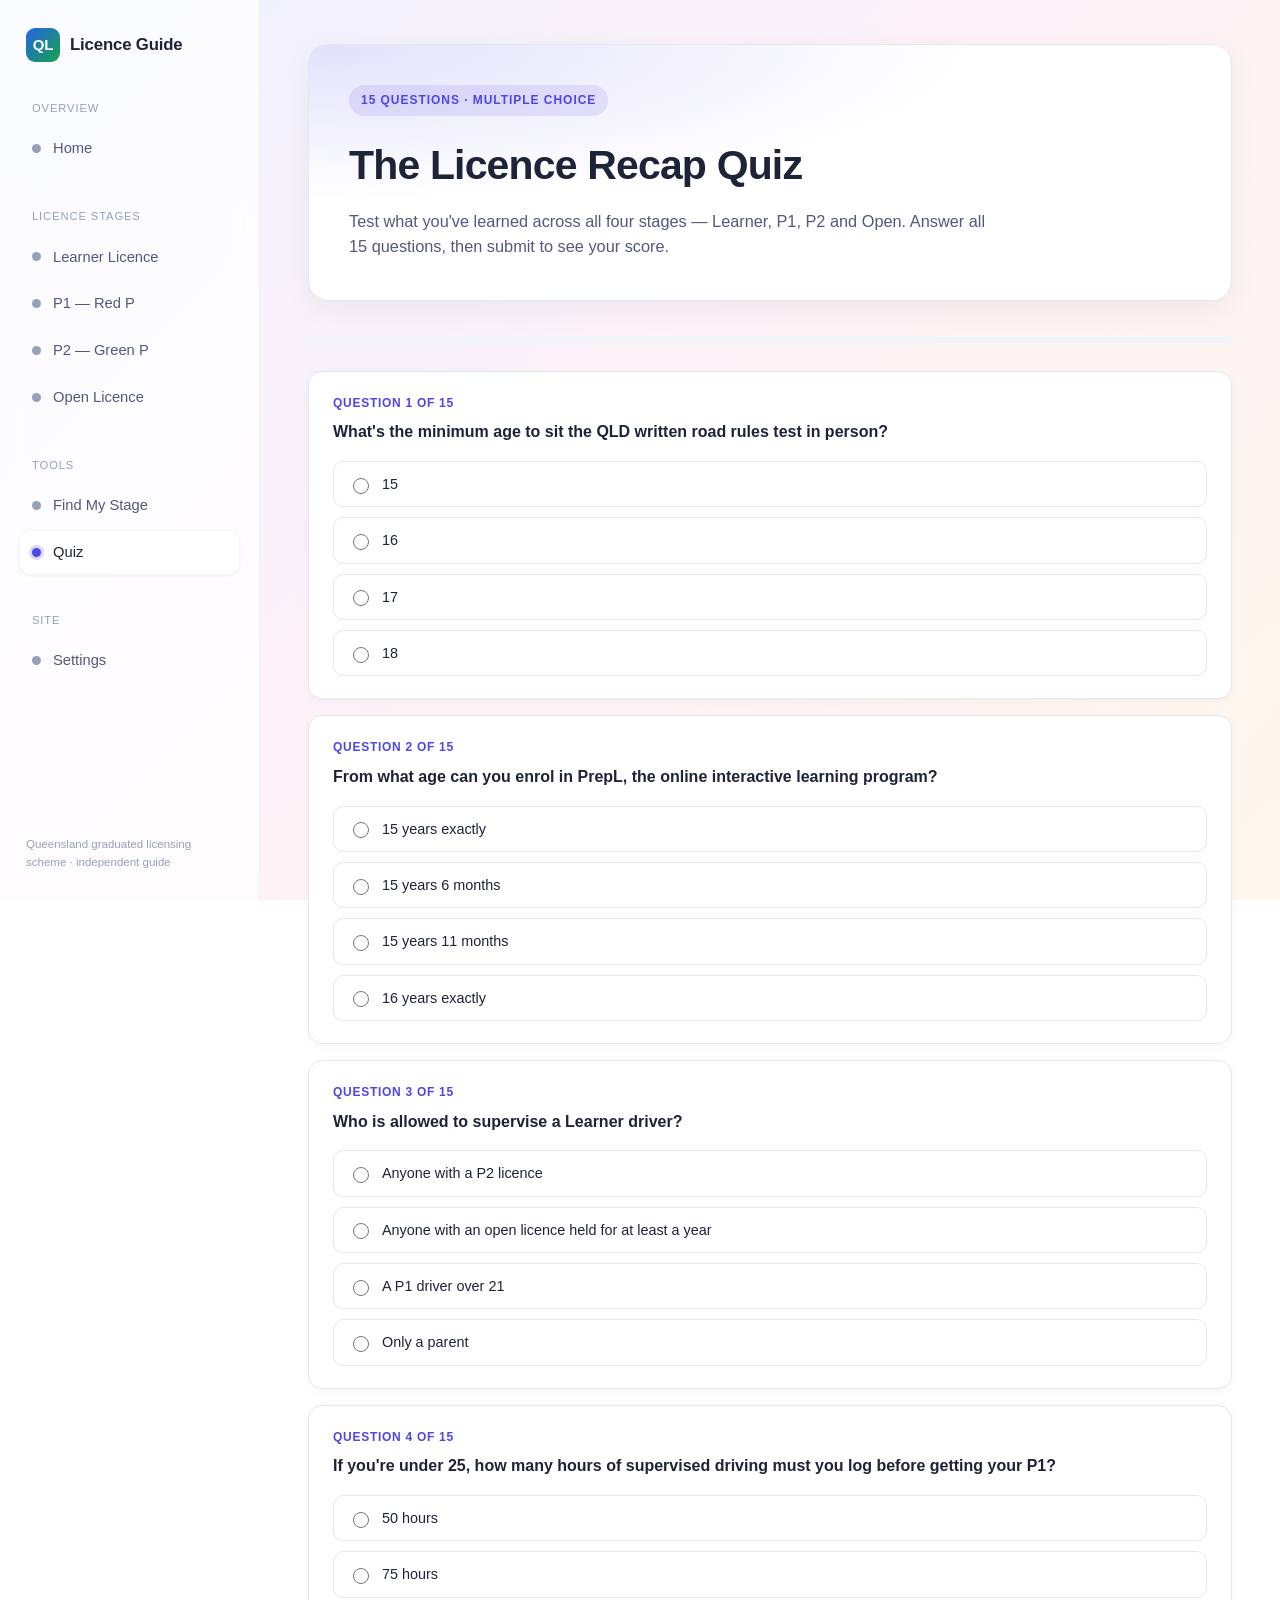
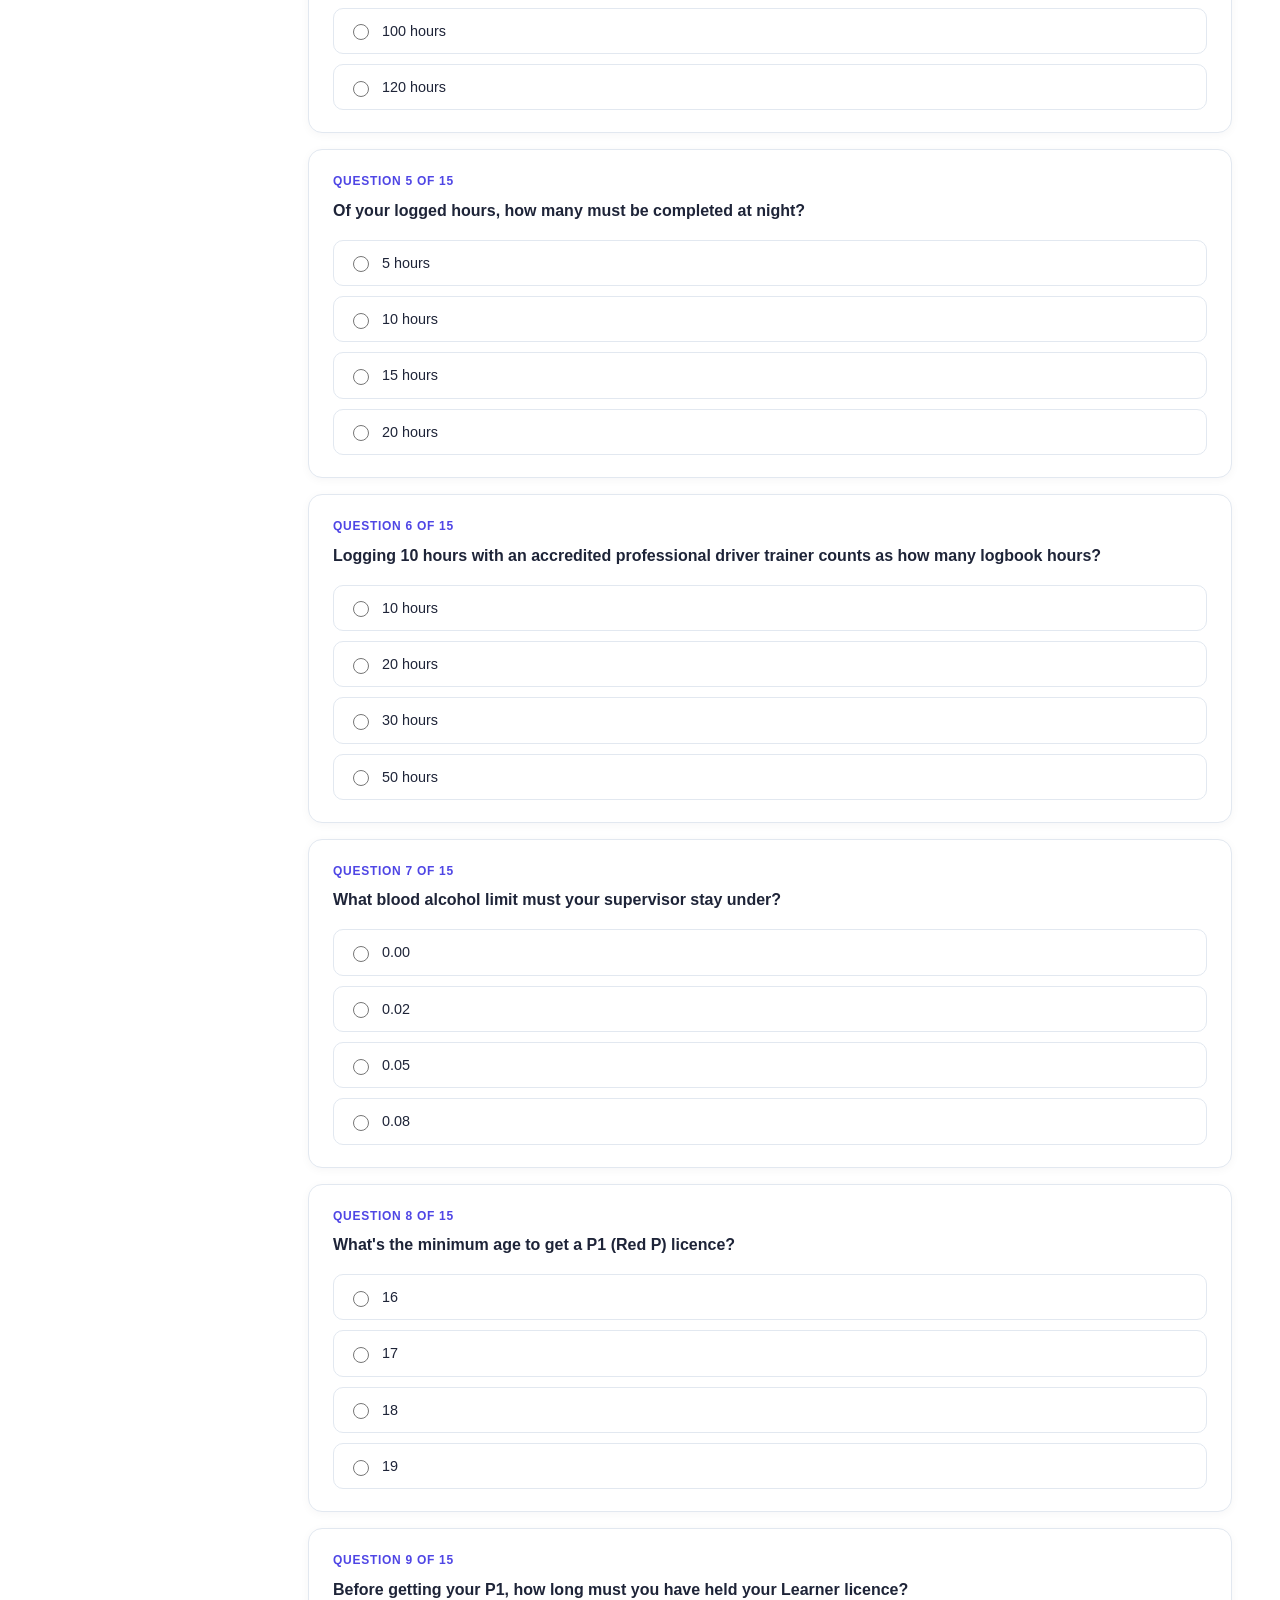
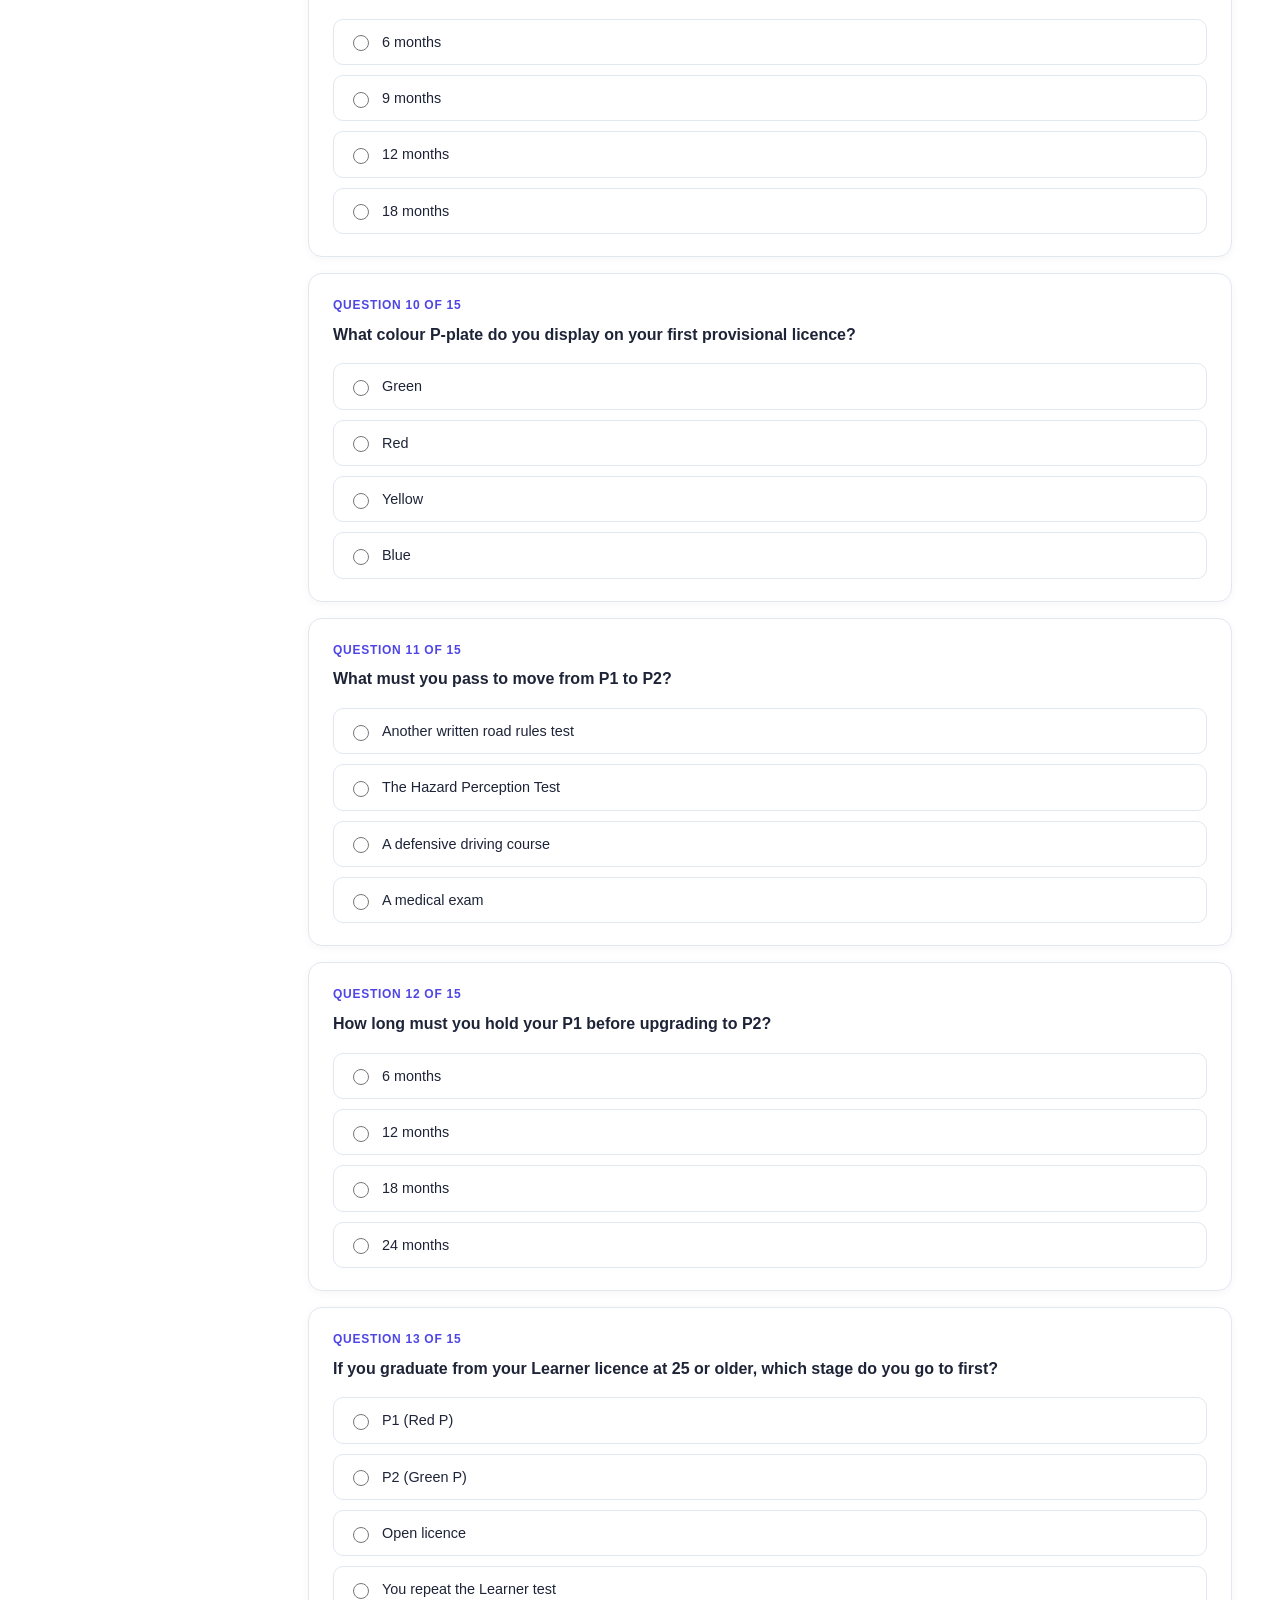
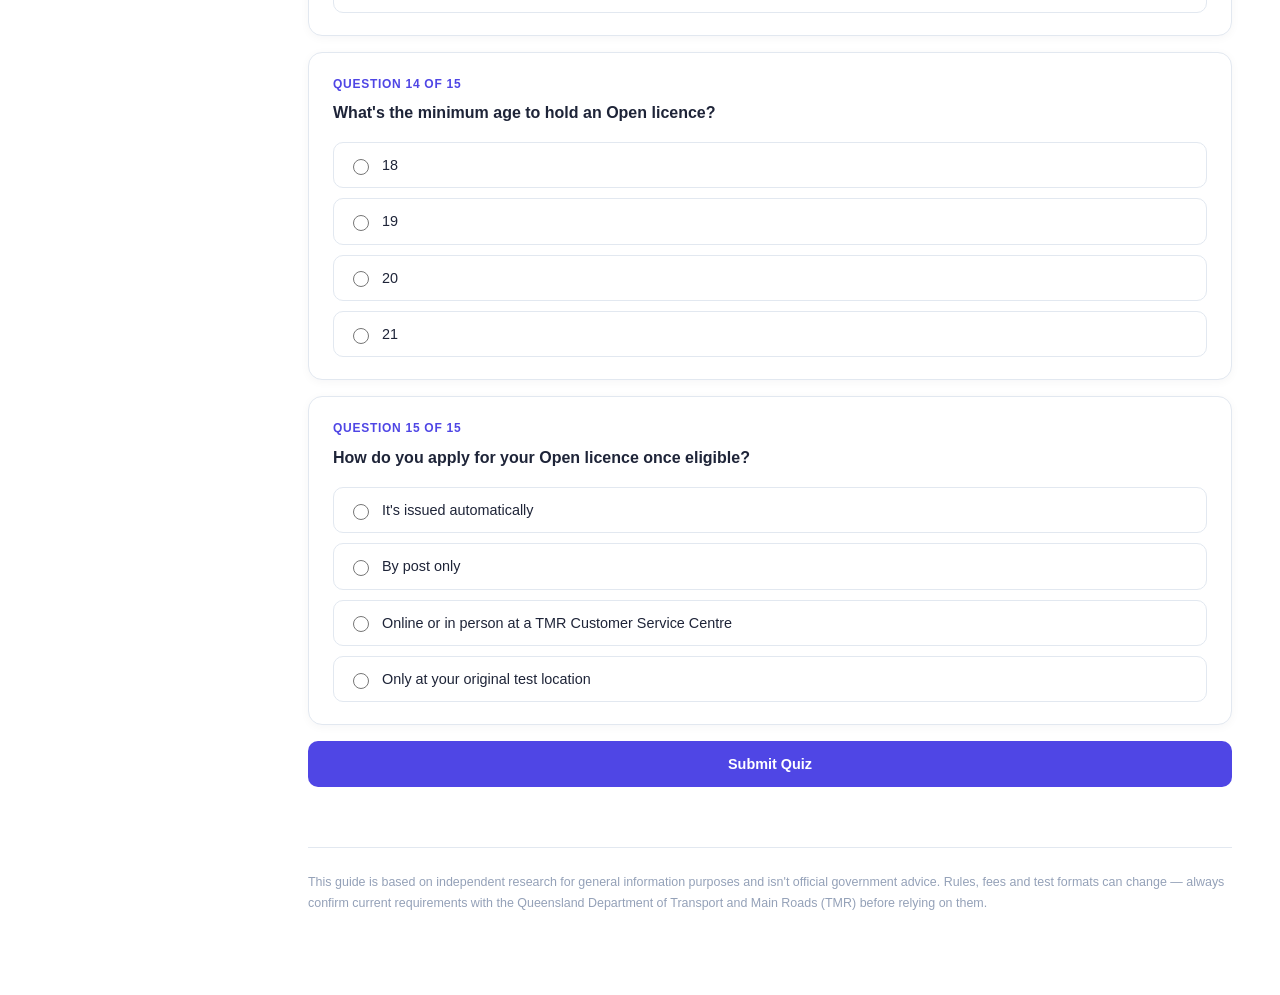
<file: quiz.html>
<!DOCTYPE html>
<html lang="en">
<head>
<meta charset="UTF-8" />
<meta name="viewport" content="width=device-width, initial-scale=1.0" />
<script>try{document.documentElement.setAttribute('data-theme', localStorage.getItem('theme')||'light');}catch(e){}</script>
<title>Quiz &mdash; QLD Driver Licence Guide</title>
<link rel="stylesheet" href="assets/css/style.css" />
</head>
<body class="page-tool" style="--accent: var(--accent-home);">

<div class="mobile-topbar">
  <div class="brand"><span class="brand-mark">QL</span> Licence Guide</div>
  <button class="nav-toggle" aria-label="Open menu">☰</button>
</div>
<div class="scrim"></div>

<nav class="sidebar">
  <div class="brand"><span class="brand-mark">QL</span> Licence Guide</div>
  <div class="nav-group">
    <div class="nav-label">Overview</div>
    <a class="nav-link" href="index.html"><span class="nav-dot"></span>Home</a>
  </div>
  <div class="nav-group">
    <div class="nav-label">Licence Stages</div>
    <a class="nav-link" data-color="learner" href="learner.html"><span class="nav-dot"></span>Learner Licence</a>
    <a class="nav-link" data-color="p1" href="p1.html"><span class="nav-dot"></span>P1 &mdash; Red P</a>
    <a class="nav-link" data-color="p2" href="p2.html"><span class="nav-dot"></span>P2 &mdash; Green P</a>
    <a class="nav-link" data-color="open" href="open.html"><span class="nav-dot"></span>Open Licence</a>
  </div>
  <div class="nav-group">
    <div class="nav-label">Tools</div>
    <a class="nav-link" data-color="tool" href="age-checker.html"><span class="nav-dot"></span>Find My Stage</a>
    <a class="nav-link active" data-color="tool" href="quiz.html"><span class="nav-dot"></span>Quiz</a>
  </div>
  <div class="nav-group">
    <div class="nav-label">Site</div>
    <a class="nav-link" data-color="tool" href="settings.html"><span class="nav-dot"></span>Settings</a>
  </div>
  <div class="sidebar-footer">Queensland graduated licensing scheme &middot; independent guide</div>
</nav>

<main class="main" id="page-main">

  <section class="hero">
    <span class="hero-eyebrow">15 Questions &middot; Multiple Choice</span>
    <h1>The Licence Recap Quiz</h1>
    <p class="lead">Test what you've learned across all four stages — Learner, P1, P2 and Open. Answer all 15 questions, then submit to see your score.</p>
  </section>

  <section class="section">
    <div id="quiz-score-panel" class="quiz-score-panel">
      <div id="score-big" class="score-big"></div>
      <div class="score-label">out of 15 correct</div>
      <div id="score-message" class="score-message"></div>
      <p id="score-sub" class="score-sub"></p>
      <a id="quiz-retake" class="btn btn-primary" style="display:none;">Retake the quiz</a>
    </div>

    <div class="quiz-progress-bar">
      <div id="quiz-progress-fill" class="quiz-progress-fill"></div>
    </div>

    <div id="quiz-questions"></div>

    <div id="quiz-warning" class="unanswered-warning">Please answer every question before submitting.</div>

    <button id="quiz-submit" class="btn btn-primary" style="width: 100%; justify-content: center; padding: 14px;">Submit Quiz</button>
  </section>

  <footer class="site-footer">
    This guide is based on independent research for general information purposes and isn't official government advice. Rules, fees and test formats can change — always confirm current requirements with the Queensland Department of Transport and Main Roads (TMR) before relying on them.
  </footer>

</main>

<script src="assets/js/main.js"></script>
<script src="assets/js/quiz.js"></script>
<script src="assets/js/editor.js"></script>
</body>
</html>
</file>
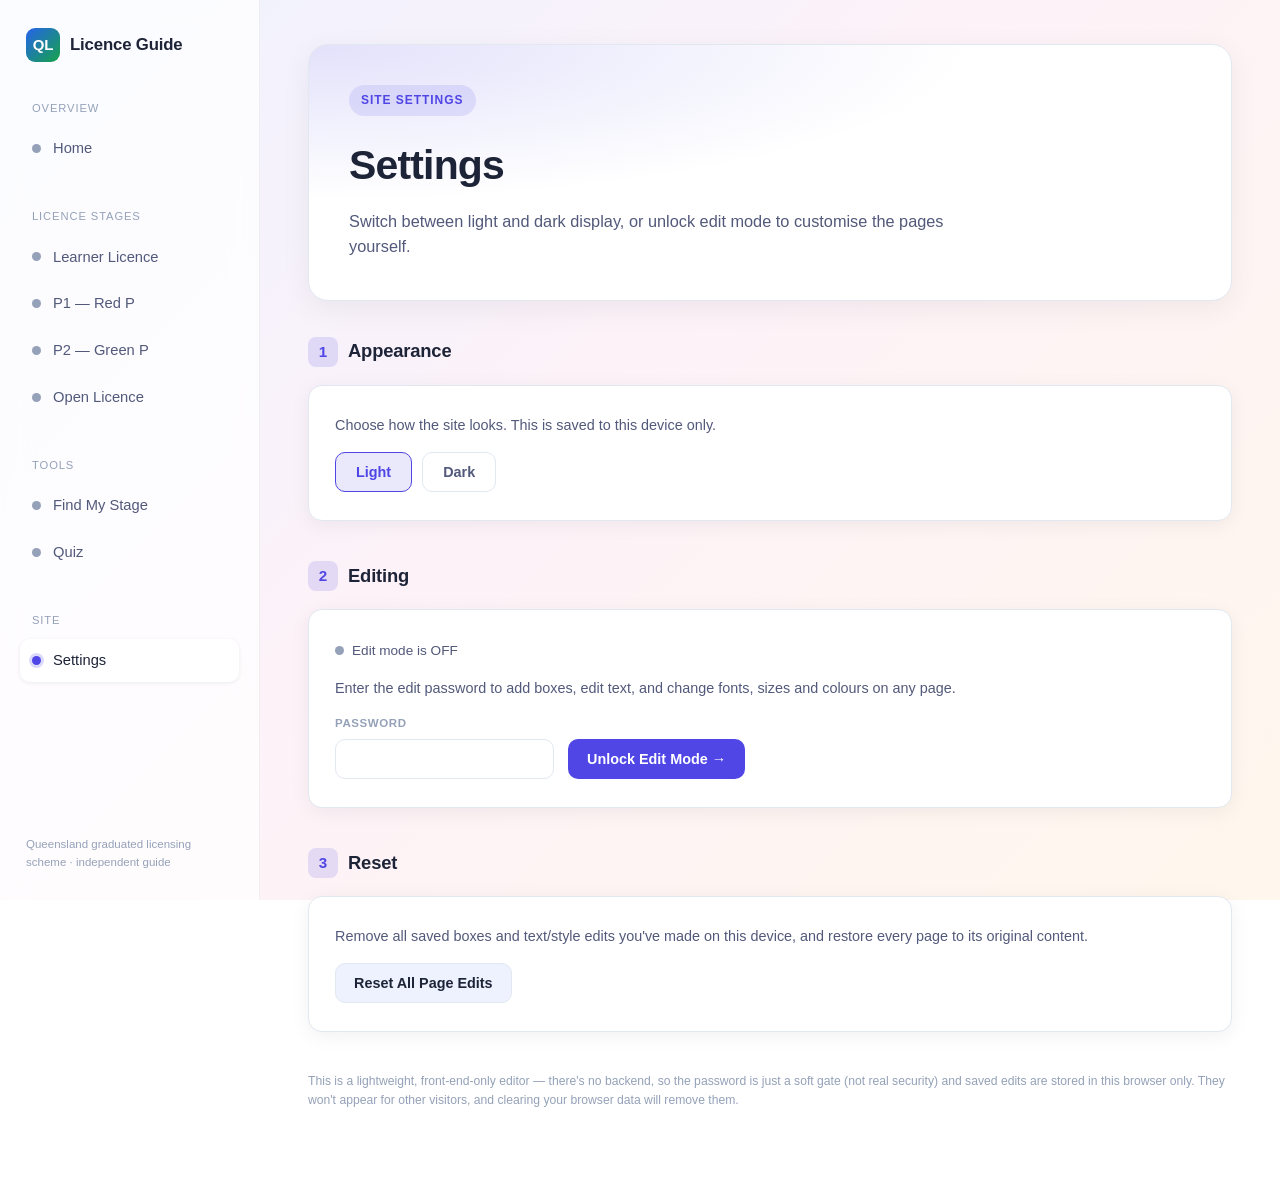
<file: settings.html>
<!DOCTYPE html>
<html lang="en">
<head>
<meta charset="UTF-8" />
<meta name="viewport" content="width=device-width, initial-scale=1.0" />
<script>try{document.documentElement.setAttribute('data-theme', localStorage.getItem('theme')||'light');}catch(e){}</script>
<title>Settings &mdash; QLD Driver Licence Guide</title>
<link rel="stylesheet" href="assets/css/style.css" />
</head>
<body class="page-tool" data-no-edit="true" style="--accent: var(--accent-home);">

<div class="mobile-topbar">
  <div class="brand"><span class="brand-mark">QL</span> Licence Guide</div>
  <button class="nav-toggle" aria-label="Open menu">☰</button>
</div>
<div class="scrim"></div>

<nav class="sidebar">
  <div class="brand"><span class="brand-mark">QL</span> Licence Guide</div>
  <div class="nav-group">
    <div class="nav-label">Overview</div>
    <a class="nav-link" href="index.html"><span class="nav-dot"></span>Home</a>
  </div>
  <div class="nav-group">
    <div class="nav-label">Licence Stages</div>
    <a class="nav-link" data-color="learner" href="learner.html"><span class="nav-dot"></span>Learner Licence</a>
    <a class="nav-link" data-color="p1" href="p1.html"><span class="nav-dot"></span>P1 &mdash; Red P</a>
    <a class="nav-link" data-color="p2" href="p2.html"><span class="nav-dot"></span>P2 &mdash; Green P</a>
    <a class="nav-link" data-color="open" href="open.html"><span class="nav-dot"></span>Open Licence</a>
  </div>
  <div class="nav-group">
    <div class="nav-label">Tools</div>
    <a class="nav-link" data-color="tool" href="age-checker.html"><span class="nav-dot"></span>Find My Stage</a>
    <a class="nav-link" data-color="tool" href="quiz.html"><span class="nav-dot"></span>Quiz</a>
  </div>
  <div class="nav-group">
    <div class="nav-label">Site</div>
    <a class="nav-link active" data-color="tool" href="settings.html"><span class="nav-dot"></span>Settings</a>
  </div>
  <div class="sidebar-footer">Queensland graduated licensing scheme &middot; independent guide</div>
</nav>

<main class="main" id="page-main">

  <section class="hero">
    <span class="hero-eyebrow">Site Settings</span>
    <h1>Settings</h1>
    <p class="lead">Switch between light and dark display, or unlock edit mode to customise the pages yourself.</p>
  </section>

  <section class="section">
    <h2 class="section-title"><span class="icon">1</span>Appearance</h2>
    <div class="checker-box">
      <p style="color: var(--text-dim); font-size: 0.9rem; margin: 0 0 16px;">Choose how the site looks. This is saved to this device only.</p>
      <div class="toggle-row">
        <button type="button" class="toggle-btn" id="theme-light">Light</button>
        <button type="button" class="toggle-btn" id="theme-dark">Dark</button>
      </div>
    </div>
  </section>

  <section class="section">
    <h2 class="section-title"><span class="icon">2</span>Editing</h2>
    <div class="checker-box">
      <div id="edit-status" class="status-line"><span class="status-dot" id="edit-status-dot"></span><span id="edit-status-text"></span></div>

      <div id="edit-locked-view">
        <p style="color: var(--text-dim); font-size: 0.9rem; margin: 0 0 16px;">Enter the edit password to add boxes, edit text, and change fonts, sizes and colours on any page.</p>
        <form id="unlock-form">
          <div class="field-row">
            <div class="field">
              <label for="edit-password">Password</label>
              <input type="password" id="edit-password" class="input" autocomplete="off" required />
            </div>
            <button type="submit" class="btn btn-primary">Unlock Edit Mode &rarr;</button>
          </div>
          <div id="edit-password-error" class="error-text">Incorrect password.</div>
        </form>
      </div>

      <div id="edit-unlocked-view" style="display:none;">
        <p style="color: var(--text-dim); font-size: 0.9rem; margin: 0 0 16px;">Edit mode is on. Visit any page and a floating toolbar will let you add boxes, type new text, and change fonts, sizes and colours. Use <strong>Save Changes</strong> on that toolbar to keep your edits, or <strong>Done Editing</strong> to exit.</p>
        <div class="hero-actions" style="margin-top:0;">
          <a class="btn btn-primary" href="index.html">Go Start Editing &rarr;</a>
          <button type="button" class="btn btn-ghost" id="lock-edit-btn">Turn Off Edit Mode</button>
        </div>
      </div>
    </div>
  </section>

  <section class="section">
    <h2 class="section-title"><span class="icon">3</span>Reset</h2>
    <div class="checker-box">
      <p style="color: var(--text-dim); font-size: 0.9rem; margin: 0 0 16px;">Remove all saved boxes and text/style edits you've made on this device, and restore every page to its original content.</p>
      <button type="button" class="btn btn-ghost" id="reset-edits-btn">Reset All Page Edits</button>
    </div>
  </section>

  <div class="disclaimer-note" style="margin-top: 8px;">
    This is a lightweight, front-end-only editor — there's no backend, so the password is just a soft gate (not real security) and saved edits are stored in this browser only. They won't appear for other visitors, and clearing your browser data will remove them.
  </div>

</main>

<script src="assets/js/main.js"></script>
<script>
  const PASSWORD = "zoe2026";

  function getTheme() { return localStorage.getItem("theme") || "light"; }
  function setTheme(t) {
    localStorage.setItem("theme", t);
    document.documentElement.setAttribute("data-theme", t);
    renderTheme();
  }
  function renderTheme() {
    const t = getTheme();
    document.getElementById("theme-light").classList.toggle("active", t === "light");
    document.getElementById("theme-dark").classList.toggle("active", t === "dark");
  }
  document.getElementById("theme-light").addEventListener("click", () => setTheme("light"));
  document.getElementById("theme-dark").addEventListener("click", () => setTheme("dark"));
  renderTheme();

  function isEditActive() { return localStorage.getItem("editModeActive") === "true"; }
  function renderEdit() {
    const active = isEditActive();
    document.getElementById("edit-locked-view").style.display = active ? "none" : "block";
    document.getElementById("edit-unlocked-view").style.display = active ? "block" : "none";
    document.getElementById("edit-status-dot").classList.toggle("on", active);
    document.getElementById("edit-status-text").textContent = active ? "Edit mode is ON" : "Edit mode is OFF";
  }
  document.getElementById("unlock-form").addEventListener("submit", (e) => {
    e.preventDefault();
    const val = document.getElementById("edit-password").value;
    const err = document.getElementById("edit-password-error");
    if (val === PASSWORD) {
      localStorage.setItem("editModeActive", "true");
      err.classList.remove("show");
      document.getElementById("edit-password").value = "";
      renderEdit();
    } else {
      err.classList.add("show");
    }
  });
  document.getElementById("lock-edit-btn").addEventListener("click", () => {
    localStorage.setItem("editModeActive", "false");
    renderEdit();
  });
  renderEdit();

  document.getElementById("reset-edits-btn").addEventListener("click", () => {
    if (!confirm("This will remove all saved page edits on this device. Continue?")) return;
    Object.keys(localStorage)
      .filter((k) => k.startsWith("pageEdits:"))
      .forEach((k) => localStorage.removeItem(k));
    alert("All saved edits have been cleared.");
  });
</script>
</body>
</html>
</file>
<file: assets/css/style.css>
:root {
  --bg-grad: linear-gradient(135deg, #eef2ff 0%, #fdf2f8 45%, #fff7ed 100%);
  --bg-elevated: #f1f5f9;
  --card: #ffffff;
  --card-hover: #eef2ff;
  --border: #e2e8f0;
  --text: #1e2438;
  --text-dim: #52597a;
  --text-faint: #94a1b8;

  --accent-home: #4f46e5;
  --accent-learner: #2563eb;
  --accent-p1: #dc2626;
  --accent-p2: #16a34a;
  --accent-open: #b45309;

  --accent: var(--accent-home);
  --radius: 14px;
}

:root[data-theme="dark"] {
  --bg-grad: linear-gradient(135deg, #0b0d12 0%, #14111c 50%, #0d1117 100%);
  --bg-elevated: #1a1f2b;
  --card: #171b24;
  --card-hover: #232838;
  --border: #2a3040;
  --text: #e7e9ee;
  --text-dim: #9aa1b2;
  --text-faint: #666e82;

  --accent-home: #7c8cf8;
  --accent-learner: #3b82f6;
  --accent-p1: #ef4444;
  --accent-p2: #22c55e;
  --accent-open: #f59e0b;
}

:root[data-theme="dark"] .sidebar,
:root[data-theme="dark"] .mobile-topbar {
  background: rgba(23, 27, 36, 0.82);
  border-color: rgba(255, 255, 255, 0.06);
}

* { box-sizing: border-box; }

html, body {
  margin: 0;
  padding: 0;
}

body {
  background: var(--bg-grad);
  background-attachment: fixed;
  color: var(--text);
  font-family: "Inter", -apple-system, BlinkMacSystemFont, "Segoe UI", Roboto, Helvetica, Arial, sans-serif;
  line-height: 1.55;
  display: flex;
  min-height: 100vh;
}

a { color: inherit; text-decoration: none; }

/* ---------- Layout ---------- */

.sidebar {
  width: 260px;
  flex-shrink: 0;
  background: rgba(255, 255, 255, 0.72);
  backdrop-filter: blur(14px);
  -webkit-backdrop-filter: blur(14px);
  border-right: 1px solid rgba(15, 23, 42, 0.06);
  padding: 28px 20px;
  position: fixed;
  top: 0;
  left: 0;
  bottom: 0;
  display: flex;
  flex-direction: column;
  gap: 28px;
  z-index: 40;
  transition: transform 0.25s ease;
  overflow-y: auto;
}

.brand {
  display: flex;
  align-items: center;
  gap: 10px;
  font-weight: 700;
  font-size: 1.05rem;
  letter-spacing: -0.01em;
  padding: 0 6px;
  color: var(--text);
}

.brand-mark {
  width: 34px;
  height: 34px;
  border-radius: 9px;
  background: linear-gradient(135deg, var(--accent-learner), var(--accent-p2));
  display: flex;
  align-items: center;
  justify-content: center;
  font-size: 15px;
  font-weight: 800;
  color: #fff;
  flex-shrink: 0;
}

.nav-group { display: flex; flex-direction: column; gap: 4px; }

.nav-label {
  font-size: 0.7rem;
  text-transform: uppercase;
  letter-spacing: 0.08em;
  color: var(--text-faint);
  padding: 0 12px;
  margin: 10px 0 6px;
}

.nav-link {
  display: flex;
  align-items: center;
  gap: 12px;
  padding: 10px 12px;
  border-radius: 10px;
  color: var(--text-dim);
  font-size: 0.92rem;
  font-weight: 500;
  transition: background 0.15s ease, color 0.15s ease;
}

.nav-link:hover { background: var(--card-hover); color: var(--text); }

.nav-link.active {
  background: var(--card);
  color: var(--text);
  box-shadow: 0 1px 4px rgba(15, 23, 42, 0.08);
}

.nav-dot {
  width: 9px;
  height: 9px;
  border-radius: 50%;
  flex-shrink: 0;
  background: var(--text-faint);
}

.nav-link.active .nav-dot { background: var(--dot, var(--accent-home)); box-shadow: 0 0 0 3px color-mix(in srgb, var(--dot, var(--accent-home)) 20%, transparent); }
.nav-link[data-color="learner"] { --dot: var(--accent-learner); }
.nav-link[data-color="p1"] { --dot: var(--accent-p1); }
.nav-link[data-color="p2"] { --dot: var(--accent-p2); }
.nav-link[data-color="open"] { --dot: var(--accent-open); }
.nav-link[data-color="tool"] { --dot: var(--accent-home); }

.sidebar-footer {
  margin-top: auto;
  font-size: 0.72rem;
  color: var(--text-faint);
  padding: 0 6px;
}

.nav-toggle {
  display: none;
}

.main {
  margin-left: 260px;
  flex: 1;
  min-width: 0;
  padding: 44px 48px 80px;
}

.mobile-topbar { display: none; }

/* ---------- Hero ---------- */

.hero {
  border-radius: 20px;
  padding: 40px 40px;
  background:
    radial-gradient(1100px 260px at 0% 0%, color-mix(in srgb, var(--accent) 16%, transparent), transparent 60%),
    var(--card);
  border: 1px solid var(--border);
  box-shadow: 0 8px 30px rgba(15, 23, 42, 0.06);
  margin-bottom: 36px;
  position: relative;
  overflow: hidden;
}

.hero-eyebrow {
  display: inline-flex;
  align-items: center;
  gap: 8px;
  font-size: 0.75rem;
  font-weight: 600;
  text-transform: uppercase;
  letter-spacing: 0.08em;
  color: var(--accent);
  background: color-mix(in srgb, var(--accent) 12%, transparent);
  padding: 6px 12px;
  border-radius: 999px;
  margin-bottom: 18px;
}

.hero h1 {
  font-size: clamp(1.8rem, 3.2vw, 2.6rem);
  margin: 0 0 12px;
  letter-spacing: -0.02em;
  color: var(--text);
}

.hero p.lead {
  color: var(--text-dim);
  max-width: 640px;
  font-size: 1.02rem;
  margin: 0;
}

.stat-row {
  display: flex;
  flex-wrap: wrap;
  gap: 12px;
  margin-top: 26px;
}

.stat-pill {
  background: var(--bg-elevated);
  border: 1px solid var(--border);
  border-radius: 12px;
  padding: 10px 16px;
  min-width: 130px;
}

.stat-pill .num {
  font-size: 1.15rem;
  font-weight: 700;
  color: var(--accent);
}

.stat-pill .label {
  font-size: 0.75rem;
  color: var(--text-faint);
  margin-top: 2px;
}

.hero-actions { display: flex; gap: 12px; margin-top: 28px; flex-wrap: wrap; }

.btn {
  display: inline-flex;
  align-items: center;
  gap: 8px;
  padding: 11px 18px;
  border-radius: 10px;
  font-size: 0.9rem;
  font-weight: 600;
  border: 1px solid var(--border);
  cursor: pointer;
  font-family: inherit;
}

.btn-primary {
  background: var(--accent);
  color: #fff;
  border-color: transparent;
}

.btn-ghost { background: var(--card-hover); color: var(--text); }
.btn:disabled { opacity: 0.5; cursor: not-allowed; }

/* ---------- Journey stepper (home page) ---------- */

.journey {
  display: grid;
  grid-template-columns: repeat(4, 1fr);
  gap: 16px;
  margin: 36px 0 44px;
}

.journey-step {
  background: var(--card);
  border: 1px solid var(--border);
  border-radius: var(--radius);
  padding: 22px 18px;
  position: relative;
  box-shadow: 0 2px 10px rgba(15, 23, 42, 0.04);
  transition: transform 0.15s ease, border-color 0.15s ease;
}

.journey-step:hover { transform: translateY(-3px); border-color: color-mix(in srgb, var(--step-color) 50%, var(--border)); }

.journey-step .badge {
  width: 40px;
  height: 40px;
  border-radius: 10px;
  display: flex;
  align-items: center;
  justify-content: center;
  font-weight: 800;
  font-size: 0.85rem;
  background: color-mix(in srgb, var(--step-color) 16%, transparent);
  color: var(--step-color);
  margin-bottom: 14px;
}

.journey-step h3 { margin: 0 0 6px; font-size: 1.05rem; color: var(--text); }
.journey-step p { margin: 0; color: var(--text-dim); font-size: 0.85rem; }
.journey-step .arrow { position: absolute; right: -20px; top: 50%; transform: translateY(-50%); color: var(--text-faint); font-size: 1.1rem; }
.journey-step:last-child .arrow { display: none; }

/* ---------- Content sections ---------- */

.section { margin-bottom: 40px; }

.section-title {
  display: flex;
  align-items: center;
  gap: 10px;
  font-size: 1.15rem;
  margin: 0 0 18px;
  letter-spacing: -0.01em;
  color: var(--text);
}

.section-title .icon {
  width: 30px;
  height: 30px;
  border-radius: 8px;
  background: color-mix(in srgb, var(--accent) 14%, transparent);
  color: var(--accent);
  display: flex;
  align-items: center;
  justify-content: center;
  font-size: 0.95rem;
}

.card-grid {
  display: grid;
  grid-template-columns: repeat(auto-fit, minmax(260px, 1fr));
  gap: 16px;
}

.card {
  background: var(--card);
  border: 1px solid var(--border);
  border-radius: var(--radius);
  padding: 20px 22px;
  box-shadow: 0 2px 10px rgba(15, 23, 42, 0.04);
}

.card h4 {
  margin: 0 0 10px;
  font-size: 0.95rem;
  color: var(--text);
}

.card ul { margin: 0; padding-left: 18px; color: var(--text-dim); font-size: 0.88rem; }
.card li { margin-bottom: 6px; }
.card p { color: var(--text-dim); font-size: 0.88rem; margin: 0 0 8px; }
.card p:last-child { margin-bottom: 0; }

.card .tag {
  display: inline-block;
  font-size: 0.7rem;
  font-weight: 700;
  text-transform: uppercase;
  letter-spacing: 0.06em;
  color: var(--accent);
  margin-bottom: 8px;
}

.callout {
  border: 1px solid color-mix(in srgb, var(--accent) 30%, var(--border));
  background: color-mix(in srgb, var(--accent) 8%, var(--card));
  border-radius: var(--radius);
  padding: 18px 20px;
  font-size: 0.9rem;
  color: var(--text);
}

.callout strong { color: var(--accent); }

.two-col {
  display: grid;
  grid-template-columns: 1fr 1fr;
  gap: 16px;
}

.test-breakdown {
  display: grid;
  grid-template-columns: repeat(3, 1fr);
  gap: 14px;
  margin-top: 4px;
}

.test-stat {
  background: var(--bg-elevated);
  border: 1px solid var(--border);
  border-radius: 12px;
  padding: 16px;
  text-align: center;
}

.test-stat .big { font-size: 1.4rem; font-weight: 800; color: var(--accent); }
.test-stat .small { font-size: 0.75rem; color: var(--text-faint); margin-top: 4px; }

.next-step {
  margin-top: 44px;
  padding: 22px 24px;
  border-radius: var(--radius);
  border: 1px dashed var(--border);
  background: rgba(255, 255, 255, 0.5);
  display: flex;
  align-items: center;
  justify-content: space-between;
  gap: 20px;
  flex-wrap: wrap;
}

.next-step .label { color: var(--text-faint); font-size: 0.78rem; text-transform: uppercase; letter-spacing: 0.06em; margin-bottom: 4px; }
.next-step .title { font-size: 1.05rem; font-weight: 700; color: var(--text); }
.next-step .actions { display: flex; gap: 10px; flex-wrap: wrap; }

footer.site-footer {
  margin-top: 60px;
  padding-top: 24px;
  border-top: 1px solid var(--border);
  color: var(--text-faint);
  font-size: 0.78rem;
  line-height: 1.7;
}

/* ---------- Age checker ---------- */

.checker-box {
  background: var(--card);
  border: 1px solid var(--border);
  border-radius: var(--radius);
  padding: 28px 26px;
  box-shadow: 0 4px 20px rgba(15, 23, 42, 0.06);
}

.field-row { display: flex; gap: 14px; flex-wrap: wrap; align-items: flex-end; }

.field { display: flex; flex-direction: column; gap: 6px; }

.field label {
  font-size: 0.72rem;
  color: var(--text-faint);
  font-weight: 700;
  text-transform: uppercase;
  letter-spacing: 0.05em;
}

.input {
  padding: 11px 14px;
  border-radius: 10px;
  border: 1px solid var(--border);
  background: #fff;
  color: var(--text);
  font-size: 0.92rem;
  font-family: inherit;
  min-width: 140px;
}

.input:focus { outline: 2px solid var(--accent); outline-offset: 1px; border-color: var(--accent); }

.error-text { color: #dc2626; font-size: 0.85rem; margin-top: 12px; display: none; }
.error-text.show { display: block; }

.result-panel {
  margin-top: 28px;
  border-radius: var(--radius);
  border: 1px solid color-mix(in srgb, var(--result-color, var(--accent)) 35%, var(--border));
  background: color-mix(in srgb, var(--result-color, var(--accent)) 8%, var(--card));
  padding: 26px;
  display: none;
}

.result-panel.show { display: block; }

.result-badge {
  width: 52px;
  height: 52px;
  border-radius: 14px;
  background: color-mix(in srgb, var(--result-color) 18%, transparent);
  color: var(--result-color);
  display: flex;
  align-items: center;
  justify-content: center;
  font-weight: 800;
  font-size: 1.05rem;
  margin-bottom: 14px;
}

.result-panel h3 { margin: 0 0 6px; font-size: 1.3rem; color: var(--result-color); }
.result-age { font-size: 0.85rem; color: var(--text-faint); margin-bottom: 14px; }
.result-panel p.body-text { color: var(--text-dim); font-size: 0.92rem; margin: 0 0 18px; max-width: 640px; }
.result-actions { display: flex; gap: 12px; flex-wrap: wrap; }
.disclaimer-note { margin-top: 18px; font-size: 0.76rem; color: var(--text-faint); }

/* ---------- Quiz ---------- */

.quiz-progress-bar {
  height: 6px;
  border-radius: 999px;
  background: var(--bg-elevated);
  overflow: hidden;
  margin-bottom: 28px;
}

.quiz-progress-fill {
  height: 100%;
  background: var(--accent);
  width: 0%;
  transition: width 0.2s ease;
}

.quiz-question {
  background: var(--card);
  border: 1px solid var(--border);
  border-radius: var(--radius);
  padding: 22px 24px;
  margin-bottom: 16px;
  box-shadow: 0 2px 10px rgba(15, 23, 42, 0.04);
}

.quiz-question .q-num {
  font-size: 0.75rem;
  font-weight: 700;
  color: var(--accent);
  text-transform: uppercase;
  letter-spacing: 0.06em;
  margin-bottom: 8px;
}

.quiz-question h4 { margin: 0 0 16px; font-size: 1rem; color: var(--text); }

.quiz-options { display: flex; flex-direction: column; gap: 10px; }

.option-label {
  display: flex;
  align-items: center;
  gap: 10px;
  padding: 11px 14px;
  border-radius: 10px;
  border: 1px solid var(--border);
  background: #fff;
  font-size: 0.9rem;
  color: var(--text);
  cursor: pointer;
  transition: border-color 0.15s ease, background 0.15s ease;
}

.option-label:hover { border-color: var(--accent); }
.option-label input { accent-color: var(--accent); width: 16px; height: 16px; flex-shrink: 0; }
.option-label.selected { border-color: var(--accent); background: color-mix(in srgb, var(--accent) 8%, white); }
.option-label.correct { border-color: #16a34a; background: color-mix(in srgb, #16a34a 12%, white); }
.option-label.incorrect { border-color: #dc2626; background: color-mix(in srgb, #dc2626 12%, white); }
.option-label.disabled { cursor: default; }

.unanswered-warning { color: #dc2626; font-size: 0.85rem; margin: 4px 0 20px; display: none; }
.unanswered-warning.show { display: block; }

.quiz-score-panel {
  text-align: center;
  padding: 44px 28px;
  background: var(--card);
  border: 1px solid var(--border);
  border-radius: var(--radius);
  box-shadow: 0 4px 20px rgba(15, 23, 42, 0.06);
  margin-bottom: 28px;
  display: none;
}

.quiz-score-panel.show { display: block; }

.score-big { font-size: 3rem; font-weight: 800; color: var(--accent); }
.score-label { color: var(--text-faint); font-size: 0.85rem; margin-top: 4px; }
.score-message { font-size: 1.15rem; font-weight: 700; margin: 18px 0 8px; color: var(--text); }
.score-sub { color: var(--text-dim); font-size: 0.9rem; max-width: 440px; margin: 0 auto 24px; }

/* ---------- Responsive ---------- */

@media (max-width: 900px) {
  .sidebar {
    transform: translateX(-100%);
  }
  .sidebar.open { transform: translateX(0); }

  .main { margin-left: 0; padding: 90px 20px 60px; }

  .mobile-topbar {
    display: flex;
    align-items: center;
    justify-content: space-between;
    position: fixed;
    top: 0; left: 0; right: 0;
    height: 60px;
    padding: 0 18px;
    background: rgba(255, 255, 255, 0.85);
    backdrop-filter: blur(14px);
    border-bottom: 1px solid var(--border);
    z-index: 50;
  }

  .nav-toggle {
    display: flex;
    align-items: center;
    justify-content: center;
    width: 38px;
    height: 38px;
    border-radius: 9px;
    background: var(--card);
    border: 1px solid var(--border);
    color: var(--text);
    font-size: 1.1rem;
  }

  .journey { grid-template-columns: 1fr; }
  .journey-step .arrow { display: none; }
  .two-col { grid-template-columns: 1fr; }
  .test-breakdown { grid-template-columns: 1fr; }
  .hero { padding: 28px 22px; }
  .field-row { flex-direction: column; align-items: stretch; }
  .input { min-width: 0; width: 100%; }
}

.scrim {
  display: none;
  position: fixed;
  inset: 0;
  background: rgba(15, 23, 42, 0.25);
  z-index: 30;
}

/* ---------- Settings page ---------- */

.toggle-row { display: flex; gap: 10px; flex-wrap: wrap; }

.toggle-btn {
  padding: 11px 20px;
  border-radius: 10px;
  border: 1px solid var(--border);
  background: var(--card);
  color: var(--text-dim);
  font-size: 0.9rem;
  font-weight: 600;
  cursor: pointer;
  font-family: inherit;
}

.toggle-btn.active {
  border-color: var(--accent);
  background: color-mix(in srgb, var(--accent) 12%, var(--card));
  color: var(--accent);
}

.status-line {
  display: inline-flex;
  align-items: center;
  gap: 8px;
  font-size: 0.85rem;
  color: var(--text-dim);
  margin-bottom: 16px;
}

.status-dot { width: 9px; height: 9px; border-radius: 50%; background: var(--text-faint); }
.status-dot.on { background: #16a34a; }

/* ---------- Live edit toolbar ---------- */

.editor-toolbar {
  position: fixed;
  bottom: 20px;
  left: 50%;
  transform: translateX(-50%);
  background: var(--card);
  border: 1px solid var(--border);
  border-radius: 14px;
  box-shadow: 0 8px 30px rgba(15, 23, 42, 0.2);
  padding: 10px 14px;
  display: flex;
  align-items: center;
  gap: 8px;
  flex-wrap: wrap;
  z-index: 70;
  max-width: 94vw;
}

.editor-toolbar .et-label {
  font-size: 0.68rem;
  font-weight: 700;
  text-transform: uppercase;
  letter-spacing: 0.05em;
  color: var(--accent-home);
  margin-right: 2px;
}

.editor-toolbar select,
.editor-toolbar input[type="color"] {
  padding: 6px 8px;
  border-radius: 8px;
  border: 1px solid var(--border);
  background: var(--card);
  color: var(--text);
  font-size: 0.8rem;
  font-family: inherit;
}

.editor-toolbar input[type="color"] {
  padding: 2px;
  width: 34px;
  height: 30px;
  cursor: pointer;
}

.editor-toolbar .btn { padding: 7px 12px; font-size: 0.8rem; }

.editor-hint {
  position: fixed;
  bottom: 82px;
  left: 50%;
  transform: translateX(-50%);
  background: var(--text);
  color: var(--card);
  font-size: 0.72rem;
  padding: 6px 12px;
  border-radius: 8px;
  opacity: 0.9;
  z-index: 70;
  white-space: nowrap;
  max-width: 90vw;
  overflow: hidden;
  text-overflow: ellipsis;
  pointer-events: none;
}

.editor-selected { outline: 2px dashed var(--accent-home) !important; outline-offset: 2px; }
[contenteditable="true"] { outline: none; }
.scrim.open { display: block; }
</file>
